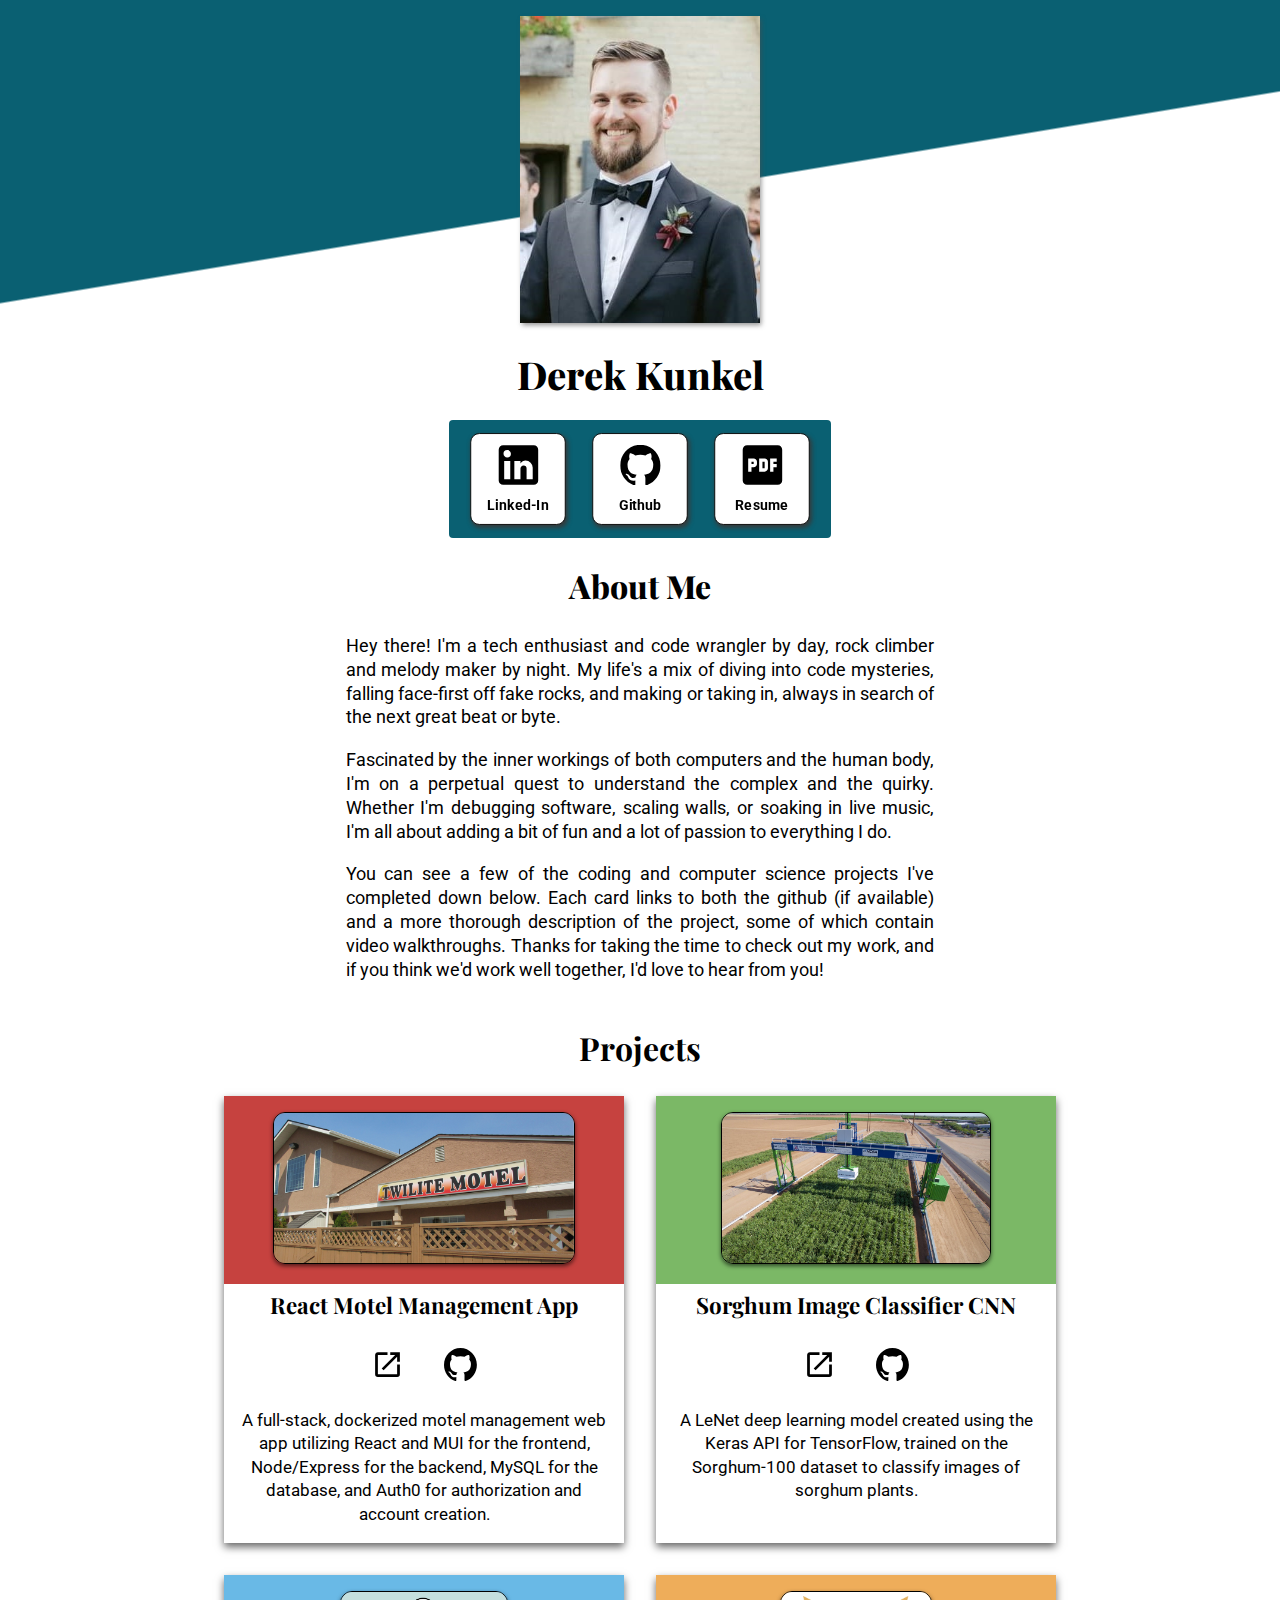
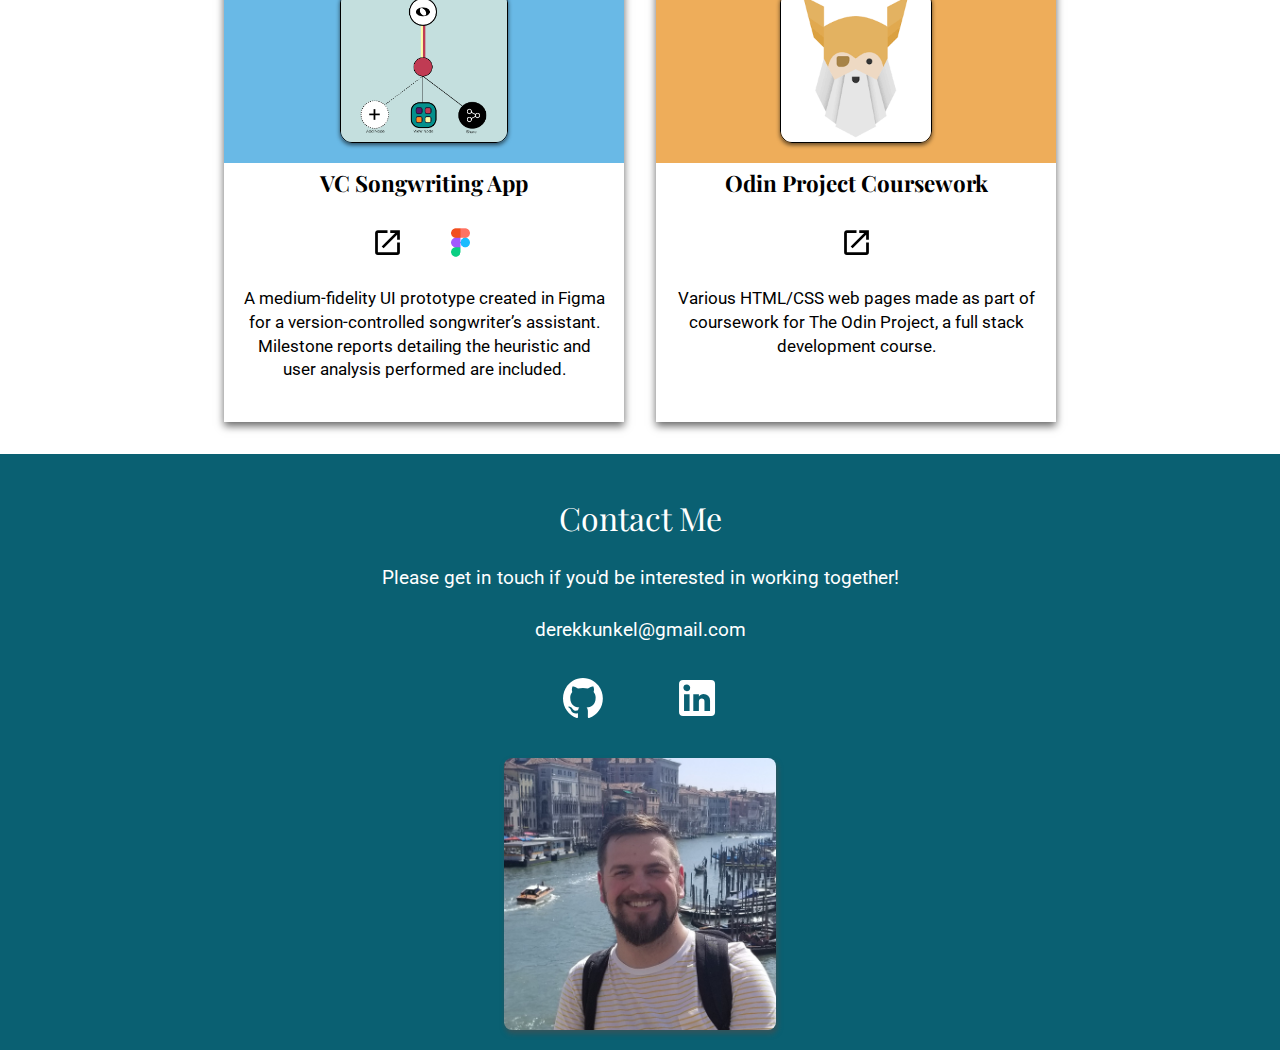
<file: index.html>
<!DOCTYPE html>
<html lang="en">

<head>
    <meta charset="UTF-8">
    <meta name="viewport" content="width=device-width, initial-scale=1.0">
    <title>Welcome to Derek Kunkel's Portfolio!</title>
    <link rel="stylesheet" href="styles.css">
</head>

<body>
    <header>
        <div class="header-container">
            <div class="headshot-background">
                <img id="head-shot-top" src="img/headshots/headshot.jpg" alt="A photo of Derek Kunkel, a handsome fellow with a wide grin and professional features. Very professional!">
            </div>
            <h1>Derek Kunkel</h1>
            <div class="header-links">
                <a href="https://www.linkedin.com/in/derek-kunkel"><img id="header-linked-in-icon" class="header-link-icons" src="img/icons/linkedin.svg" alt="Linked-In Link">Linked-In</a>
                <a href="https://github.com/derekkunkel"><img id="header-github-icon" class="header-link-icons" src="img/icons/github-mark-white.svg" alt="Github Link">Github</a>
                <a href="./Derek_Kunkel_Resume.pdf"><img id="header-resume-pdf-icon" class="header-link-icons" src="./img/icons/file-pdf-box.svg" alt="Resume PDF Link">Resume</a>
            </div>
        </div>
    </header>

    <section class="about-me">
        <div class="about-me-container">
            <h2>About Me</h2>
            <p>
                Hey there! I'm a tech enthusiast and code wrangler by day, rock climber and melody maker by night. My life's a mix of diving into code mysteries, falling face-first off fake rocks, and making or taking in, always in search of the next great beat or byte.
            </p>
            <p>
                Fascinated by the inner workings of both computers and the human body, I'm on a perpetual quest to understand the complex and the quirky. Whether I'm debugging software, scaling walls, or soaking in live music, I'm all about adding a bit of fun and a lot of passion to everything I do.
            </p>
            <P>
                You can see a few of the coding and computer science projects I've completed down below. Each card links to both the github (if available) and a more thorough description of the project, some of which contain video walkthroughs. Thanks for taking the time to check out my work, and if you think we'd work well together, I'd love to hear from you! 
            </P>
        </div>
    </section>

    <section class="projects">
        <h2 class="project-container-title">Projects</h2>
        <div class="project-card-container">
            <div id="react-motel-app-card" class="project-card">
                <a href="react_motel_app/react-motel-app.html">
                    <img class="project-screenshot" src="img//project-screenshots/TwiliteMotel.jpg" alt="React Motel Management App">
                </a>
                <div class="project-title">React Motel Management App</div>
                <div class="project-card-icons">
                    <a href="react_motel_app/react-motel-app.html" target="_blank" rel="noopener noreferrer"><img id="project-open-new-icon" class="project-icon" src="img/icons/open-in-new.svg" alt="Open Project"></a>
                    <a href="https://github.com/derekkunkel/react-motel-mgmt-app" target="_blank" rel="noopener noreferrer"><img id="project-github-icon" class="project-icon" src="img/icons/github-mark-white.svg" alt="Github Link"></a>
                </div>
                <p class="project-description">A full-stack, dockerized motel management web app utilizing React and MUI for the frontend, Node/Express for the backend, MySQL for the database, and Auth0 for authorization and account creation.</p>
            </div>
            <div id="sorghum-classifier-card" class="project-card">
                <a href="sorghum_image_classifier/sorghum-image-classifier.html">
                    <img class="project-screenshot" src="img//project-screenshots/TERRA-REF-Scanner.jpg" alt="Github Link">
                </a>
                <div class="project-title">Sorghum Image Classifier CNN</div>
                <div class="project-card-icons">
                    <a href="./sorghum_image_classifier/sorghum-image-classifier.html" target="_blank" rel="noopener noreferrer"><img id="project-open-new-icon" class="project-icon" src="img/icons/open-in-new.svg" alt="Open Project"></a>
                    <a href="https://github.com/derekkunkel/sorghum-image-classifier" target="_blank" rel="noopener noreferrer"><img id="project-github-icon" class="project-icon" src="img/icons/github-mark-white.svg" alt="Github Link"></a>
                </div>
                <p class="project-description">A LeNet deep learning model created using the Keras API for TensorFlow, trained on the Sorghum-100 dataset to classify images of sorghum plants.</p>
            </div>
            <div id="whole-node-card" class="project-card">
                <a href="whole_node/whole-node.html">
                    <img class="project-screenshot" src="img//project-screenshots/whole_node_4.png" alt="Github Link">
                </a>
                <div class="project-title">VC Songwriting App</div>
                <div class="project-card-icons">
                    <a href="./whole_node/whole-node.html" target="_blank" rel="noopener noreferrer"><img id="project-open-new-icon" class="project-icon" src="img/icons/open-in-new.svg" alt="Open Project"></a>
                    <!-- <a href="" target="_blank" rel="noopener noreferrer"><img id="project-github-icon" class="project-icon" src="img/icons/github-mark-white.svg" alt="Github Link"></a> -->
                    <a href="https://www.figma.com/file/7FxOkLBVkF0C1bJ53imxw9/Whole-Node?type=design&node-id=109%3A1592&mode=design&t=MBn5X7TNXwISpOAJ-1" target="_blank" rel="noopener noreferrer"><img id="project-figma-icon" src="img/icons/figma-small-icon.png" alt="Figma Link"></a>
                </div>
                <p class="project-description">A medium-fidelity UI prototype created in Figma for a version-controlled songwriter’s assistant. Milestone reports detailing the heuristic and user analysis performed are included.</p>
            </div>
            <div id="odin-project-card" class="project-card">
                <a href="odin_project/odin-project.html">
                    <img class="project-screenshot" src="img//project-screenshots/the_odin_project_2.png" alt="Github Link">
                </a>
                <div class="project-title">Odin Project Coursework</div>
                <div class="project-card-icons">
                    <a href="./odin_project/odin-project.html" target="_blank" rel="noopener noreferrer"><img id="project-open-new-icon" class="project-icon" src="img/icons/open-in-new.svg" alt="Open Project"></a>
                </div>
                <p class="project-description">Various HTML/CSS web pages made as part of coursework for The Odin Project, a full stack development course.</p>
            </div>
        </div>
    </section>

    <section id="contact-me">
        <div class="contact-container">
            <h2>Contact Me</h2>
            <p>
                Please get in touch if you'd be interested in working together!
            </p>
            <a id="email" href="mailto:derekkunkel@gmail.com">derekkunkel@gmail.com</a>
            <div class="bottom-links">
                <a href="https://github.com/derekkunkel"><img id="contact-github-icon" class="contact-link-icons" src="img/icons/github-mark-white.svg" alt="Github Link"></a>
                <a href="https://www.linkedin.com/in/derek-kunkel"><img id="contact-linked-in-icon" class="contact-link-icons" src="img/icons/linkedin.svg" alt="Linked-In Link"></a>
            </div>
            <img id="head-shot-bottom" src="img/headshots/headshot2.jpg">
        </div>
    </section>
</body>

</html>
</file>
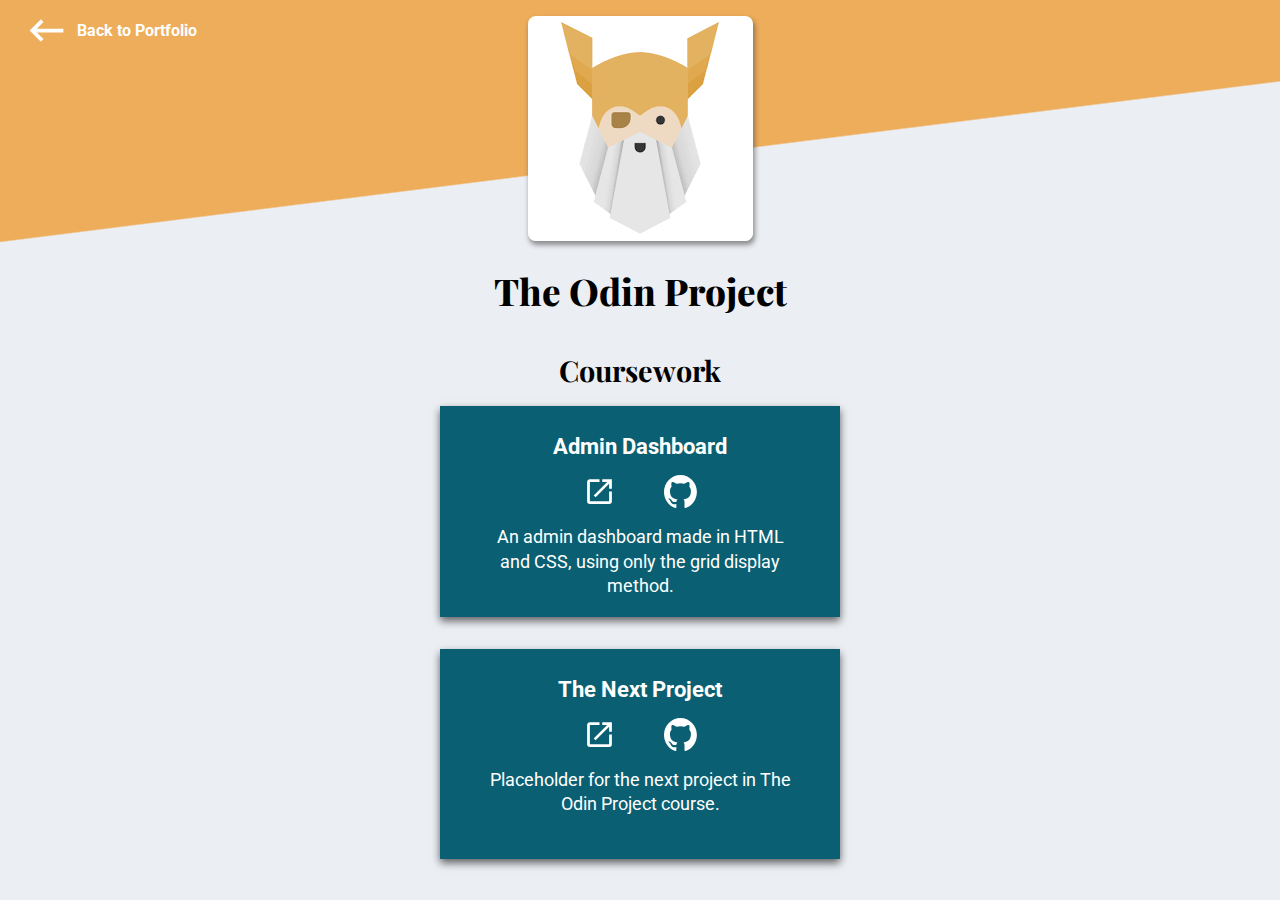
<file: odin_project/odin-project.html>
<!DOCTYPE html>
<html lang="en">

<head>
    <meta charset="UTF-8">
    <meta name="viewport" content="width=device-width, initial-scale=1.0">
    <title>Welcome to Derek Kunkel's Portfolio!</title>
    <link rel="stylesheet" href="styles.css">
</head>

<body>
    <header>
        <div class="header-container">
            <a class="back-link" href="../index.html"><img id="header-back-icon" src="../img/icons/keyboard-backspace.svg" alt="Return to Main Portfolio Page">Back to Portfolio</a>
            <div class="headshot-background">
                <img id="head-shot-top" src="../img/project-screenshots/the_odin_project_2.png" alt="Logo for The Odin Project">
            </div>
            <h1>The Odin Project</h1>
        </div>
    </header>

    <section class="projects">
        <h2 class="project-container-title">Coursework</h2>
        <div class="project-card-container">
            <div id="admin-dashboard-card" class="project-card">
                <a href="./odin_admin_dashboard/odin-admin-dashboard.html">
                    <div class="project-title">Admin Dashboard</div>
                </a>
                <div class="project-card-icons">
                    <a href="./odin_admin_dashboard/odin-admin-dashboard.html" target="_blank" rel="noopener noreferrer"><img id="project-open-new-icon" class="project-icon" src="../img/icons/open-in-new.svg" alt="Open Project"></a>
                    <a href="https://github.com/derekkunkel/odin-admin-dashboard" target="_blank" rel="noopener noreferrer"><img id="project-github-icon" class="project-icon" src="../img/icons/github-mark-white.svg" alt="Github Link"></a>
                </div>
                <p class="project-description">An admin dashboard made in HTML and CSS, using only the grid display method.</p>
            </div>
            <div id="next-project-card" class="project-card">
                <a href="">
                    <div class="project-title">The Next Project</div>
                </a>
                <div class="project-card-icons">
                    <a href="" target="_blank" rel="noopener noreferrer"><img id="project-open-new-icon" class="project-icon" src="../img/icons/open-in-new.svg" alt="Open Project"></a>
                    <a href="https://github.com/derekkunkel" target="_blank" rel="noopener noreferrer"><img id="project-github-icon" class="project-icon" src="../img/icons/github-mark-white.svg" alt="Github Link"></a>
                </div>
                <p class="project-description">Placeholder for the next project in The Odin Project course.</p>
            </div>
        </div>
    </section>
</body>

</html>
</file>
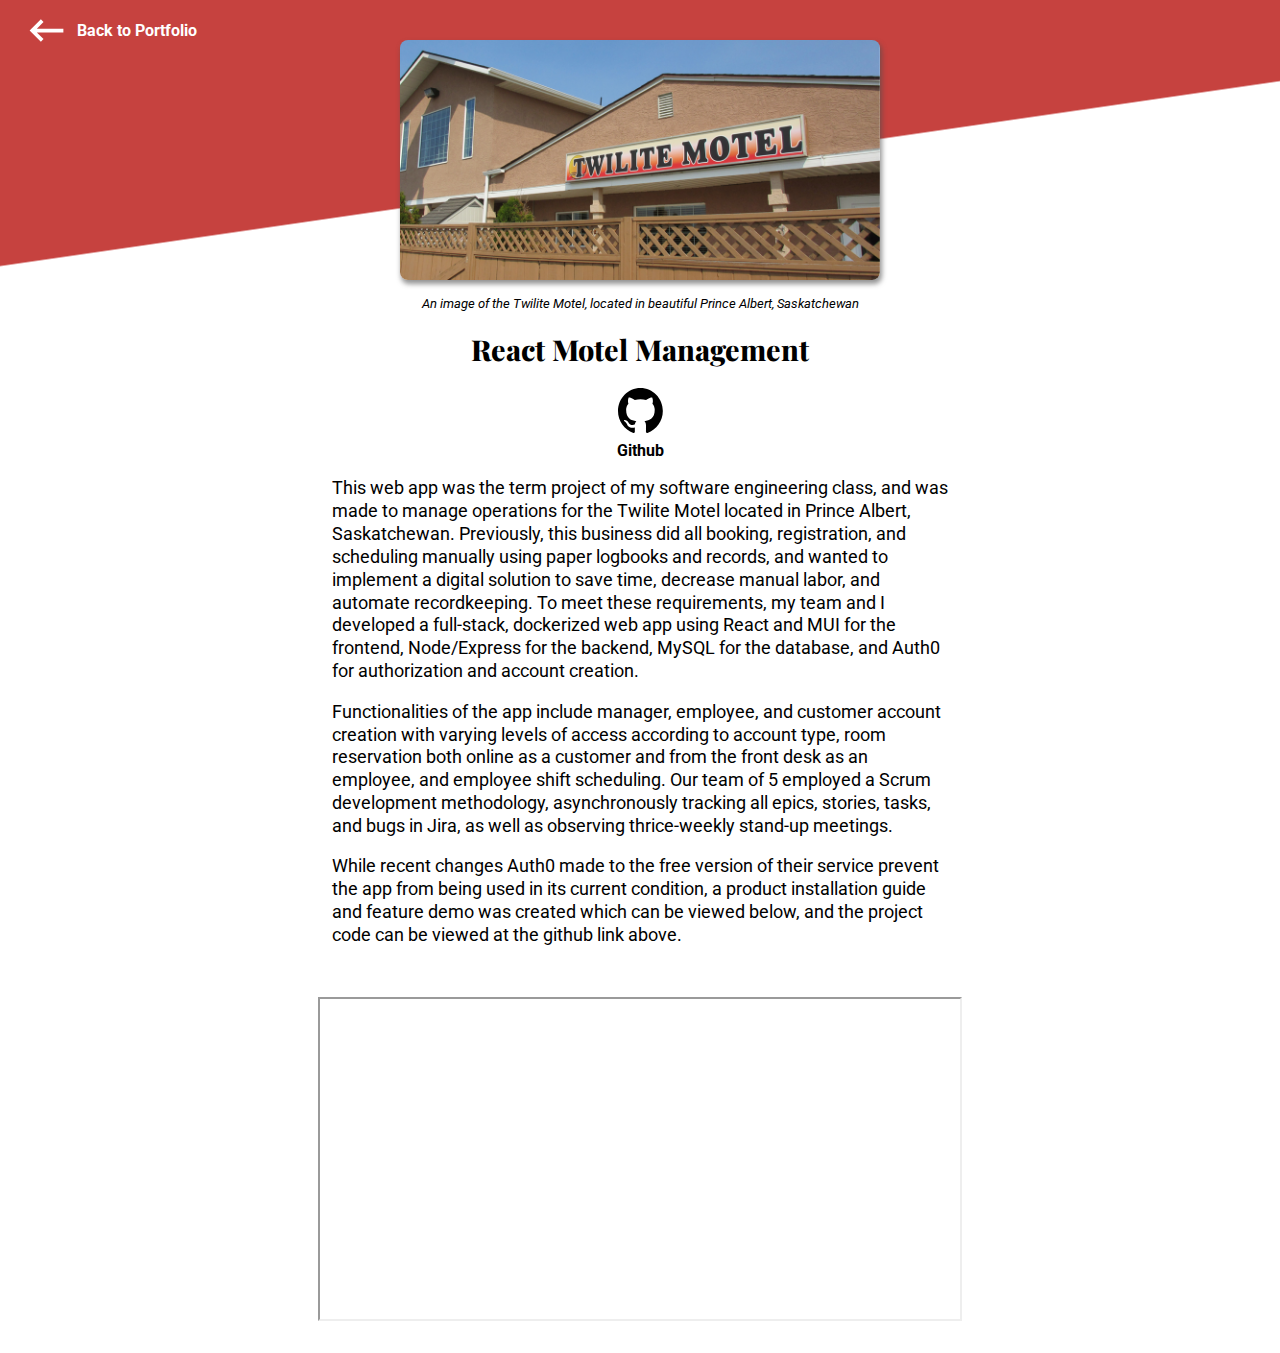
<file: react_motel_app/react-motel-app.html>
<!DOCTYPE html>
<html lang="en">

<head>
    <meta charset="UTF-8">
    <meta name="viewport" content="width=device-width, initial-scale=1.0">
    <title>React Motel Management Web App</title>
    <link rel="stylesheet" href="styles.css">
</head>

<body>
    <header>
        <div class="header-container">
            <a class="back-link" href="../index.html"><img id="header-back-icon" src="../img/icons/keyboard-backspace.svg" alt="Return to Main Portfolio Page">Back to Portfolio</a>
            <div class="screenshot-background">
               <img id="project-screenshot" src="../img/project-screenshots/TwiliteMotel.jpg" alt="A photo of Derek Kunkel, a kind and vivacious-looking individual with a mediocre haircut and great smile">
             </div>
             <span>An image of the Twilite Motel, located in beautiful Prince Albert, Saskatchewan</span>
            <h1>React Motel Management</h1>
            <div class="header-links">
                <a href="https://github.com/derekkunkel/react-motel-mgmt-app"><img id="header-github-icon" class="header-link-icons" src="../img/icons/github-mark-white.svg" alt="Github Link">Github</a>
            </div>
        </div>
    </header>

    <section class="project">
        <div class="project-description-container">
            <h2 class="project-title">Project Description</h2>
            <p>
                This web app was the term project of my software engineering class, and was made to manage operations for the Twilite Motel located in Prince Albert, Saskatchewan. Previously, this business did all booking, registration, and scheduling manually using paper logbooks and records, and wanted to implement a digital solution to save time, decrease manual labor, and automate recordkeeping.
                To meet these requirements, my team and I developed a full-stack, dockerized web app using React and MUI for the frontend, Node/Express for the backend, MySQL for the database, and Auth0 for authorization and account creation.
            </p>
            <p>
                Functionalities of the app include manager, employee, and customer account creation with varying levels of access according to account type, room reservation both online as a customer and from the front desk as an employee, and employee shift scheduling. Our team of 5 employed a Scrum development methodology, asynchronously tracking all epics, stories, tasks, and bugs in Jira, as well as observing thrice-weekly stand-up meetings.
            </p>
            <p>
                While recent changes Auth0 made to the free version of their service prevent the app from being used in its current condition, a product installation guide and feature demo was created which can be viewed below, and the project code can be viewed at the github link above.
            </p>
        </div>
        <div class="product-demonstration">
            <iframe src="https://drive.google.com/file/d/1RUY6ys1X44hkzCcMuN9sl_ajh_dff8l1/preview" width="640" height="480" allow="autoplay"></iframe>
        </div>
    </section>
</body>

</html>
</file>
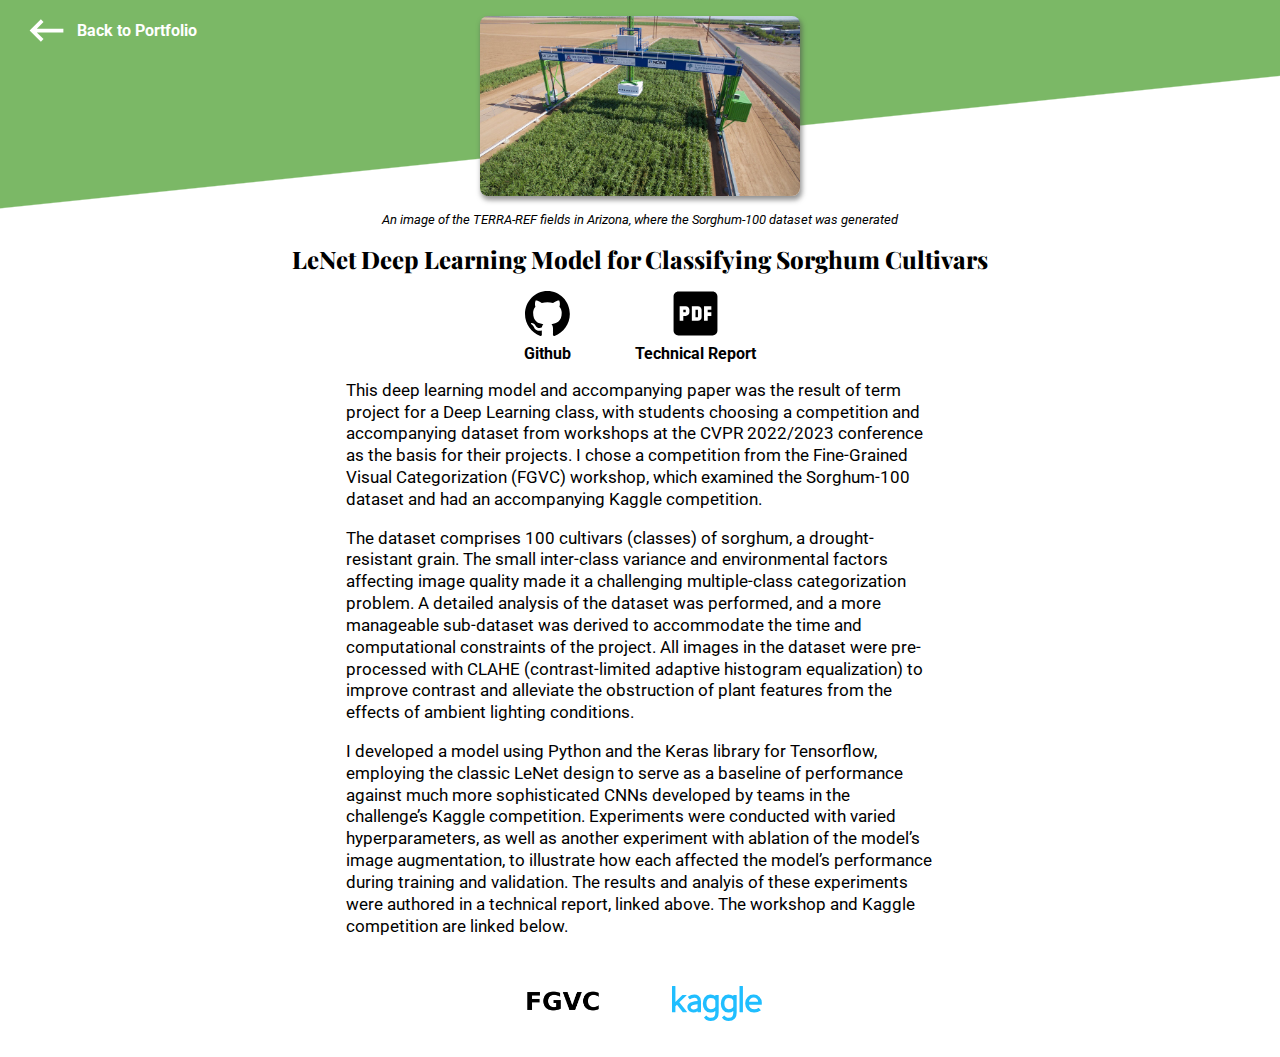
<file: sorghum_image_classifier/sorghum-image-classifier.html>
<!DOCTYPE html>
<html lang="en">

<head>
    <meta charset="UTF-8">
    <meta name="viewport" content="width=device-width, initial-scale=1.0">
    <title>Sorghum Cultivar Image Classifier</title>
    <link rel="stylesheet" href="styles.css">
</head>

<body>
    <header>
        <div class="header-container">
            <a class="back-link" href="../index.html"><img id="header-back-icon" src="../img/icons/keyboard-backspace.svg" alt="Return to Main Portfolio Page">Back to Portfolio</a>
            <div class="screenshot-background">
               <img id="project-screenshot" src="../img/project-screenshots/TERRA-REF-Scanner.jpg" alt="An image of the TERRA-REF fields in Arizona, with the mobile gantry and imaging platform used to generate the Sorghum-100 dataset">
             </div>
             <span>An image of the TERRA-REF fields in Arizona, where the Sorghum-100 dataset was generated</span>
            <h1>LeNet Deep Learning Model for Classifying Sorghum Cultivars</h1>
            <div class="header-links">
                <a href="https://github.com/derekkunkel/sorghum-image-classifier"><img id="header-github-icon" class="header-link-icons" src="../img/icons/github-mark-white.svg" alt="Github Link">Github</a>
                <a href="./CMPT_489_Final_Exam.pdf"><img id="header-pdf-icon" class="header-link-icons" src="../img/icons/file-pdf-box.svg" alt="PDF Link">Technical Report</a>
            </div>
        </div>
    </header>

    <section class="project">
        <div class="project-description-container">
            <p>
                This deep learning model and accompanying paper was the result of term project for a Deep Learning class, with students choosing a competition and accompanying dataset from workshops at the CVPR 2022/2023 conference as the basis for their projects. I chose a competition from the Fine-Grained Visual Categorization (FGVC) workshop, which examined the Sorghum-100 dataset and had an accompanying Kaggle competition.
            </p>
            <p>
                The dataset comprises 100 cultivars (classes) of sorghum, a drought-resistant grain. The small inter-class variance and environmental factors affecting image quality made it a challenging multiple-class categorization problem. A detailed analysis of the dataset was performed, and a more manageable sub-dataset was derived to accommodate the time and computational constraints of the project. All images in the dataset were pre-processed with CLAHE (contrast-limited adaptive histogram equalization) to improve contrast and alleviate the obstruction of plant features from the effects of ambient lighting conditions.
            </p>
            <p>
                I developed a model using Python and the Keras library for Tensorflow, employing the classic LeNet design to serve as a baseline of performance against much more sophisticated CNNs developed by teams in the challenge’s Kaggle competition. Experiments were conducted with varied hyperparameters, as well as another experiment with ablation of the model’s image augmentation, to illustrate how each affected the model’s performance during training and validation. The results and analyis of these experiments were authored in a technical report, linked above. The workshop and Kaggle competition are linked below.
            </p>
        </div>
        <div class="links">
            <a href="https://sites.google.com/view/fgvc9/home" target="_blank" rel="noopener noreferrer"><img id="fgvc-icon" class="project-icon" src="../img/icons/FGVC.png" alt="FGVC Workshop Link"></a>
            <a href="https://www.kaggle.com/c/sorghum-id-fgvc-9/" target="_blank" rel="noopener noreferrer"><img id="kaggle-icon" class="project-icon" src="../img/icons/kaggle.svg" alt="Kaggle Competition Link"></a>
        </div>
    </section>
</body>

</html>
</file>
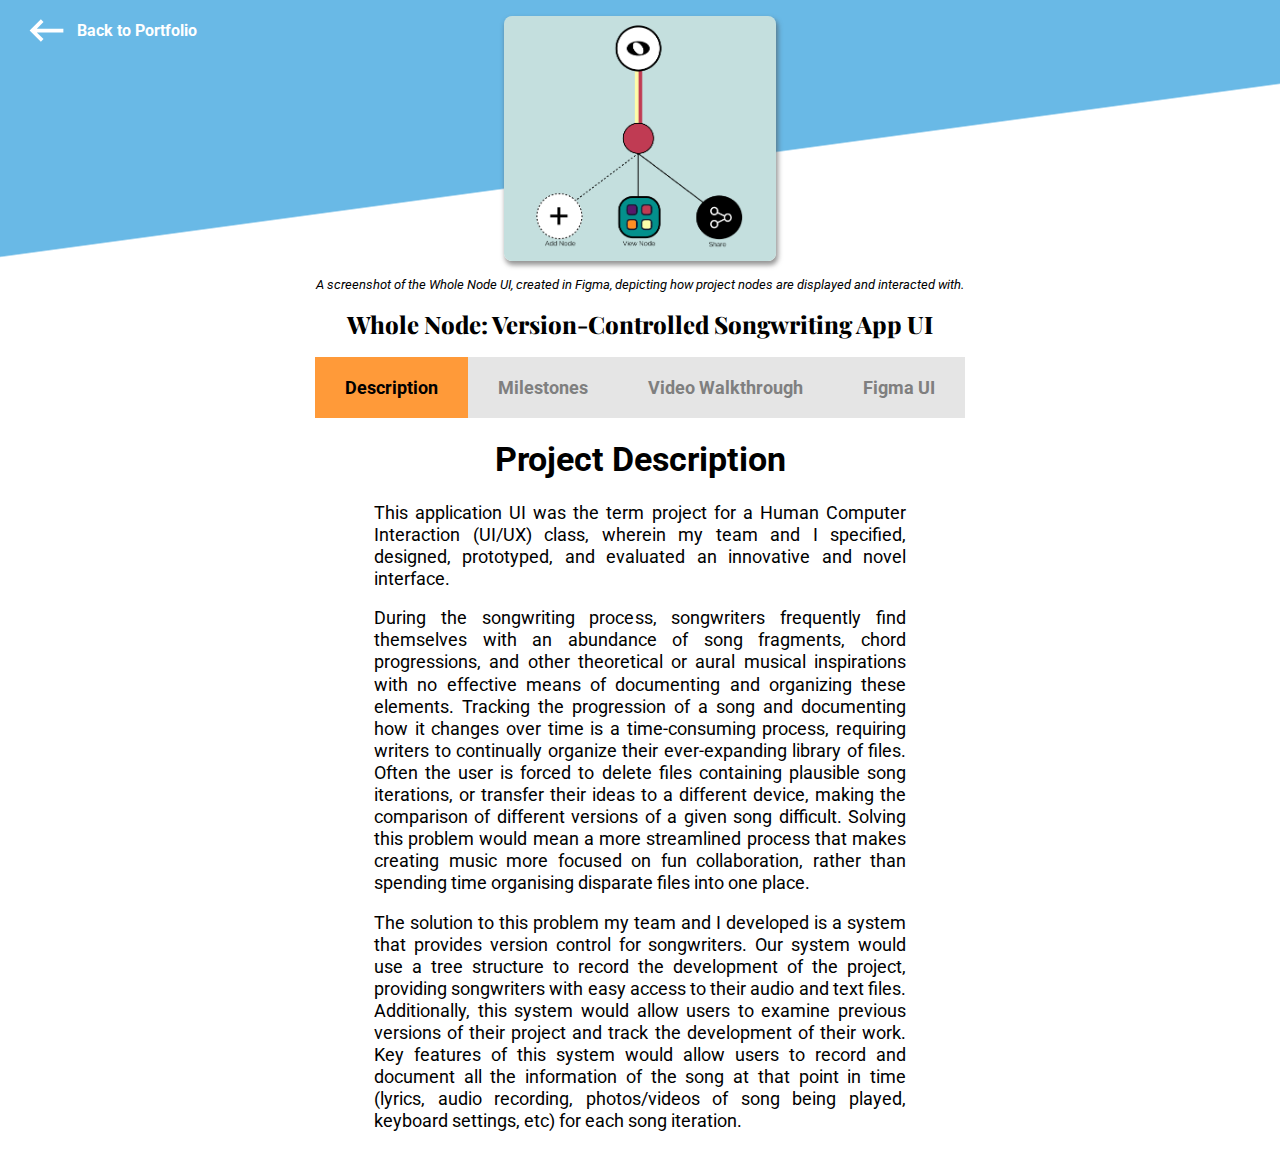
<file: whole_node/whole-node.html>
<!DOCTYPE html>
<html lang="en">

<head>
    <meta charset="UTF-8">
    <meta name="viewport" content="width=device-width, initial-scale=1.0">
    <title>Whole Node: Version Controlled Songwriting App UI</title>
    <link rel="stylesheet" href="styles.css">
</head>

<body>
    <header>
        <div class="header-container">
            <a class="back-link" href="../index.html"><img id="header-back-icon" src="../img/icons/keyboard-backspace.svg" alt="Return to Main Portfolio Page">Back to Portfolio</a>
            <div class="screenshot-background">
               <img id="project-screenshot" src="../img/project-screenshots/whole_node_4.png" alt="An image of the TERRA-REF fields in Arizona, with the mobile gantry and imaging platform used to generate the Sorghum-100 dataset">
             </div>
             <span>A screenshot of the Whole Node UI, created in Figma, depicting how project nodes are displayed and interacted with.</span>
            <h1>Whole Node: Version-Controlled Songwriting App UI</h1>
        </div>
    </header>

    <section class="tabs">
        <input name="tabs" type="radio" id="tab-1" checked="checked" class="input" />
        <label for="tab-1" class="label">Description</label>
        <div id="description-panel" class="panel">
            <h1>Project Description</h1>
            <p>
                This application UI was the term project for a Human Computer Interaction (UI/UX) class, wherein my team and I specified, designed, prototyped, and evaluated an innovative and novel interface.
            </p>
            <p>
                During the songwriting process, songwriters frequently find themselves with an abundance of song fragments, chord progressions, and other theoretical or aural musical inspirations with no effective means of documenting and organizing these elements.
                Tracking the progression of a song and documenting how it changes over time is a time-consuming process, requiring writers to continually organize their ever-expanding library of files.
                Often the user is forced to delete files containing plausible song iterations, or transfer their ideas to a different device, making the comparison of different versions of a given song difficult.
                Solving this problem would mean a more streamlined process that makes creating music more focused on fun collaboration, rather than spending time organising disparate files into one place.
            </p>
            <p>
                The solution to this problem my team and I developed is a system that provides version control for songwriters. Our system would use a tree structure to record the development of the project, providing songwriters with easy access to their audio and text files.
                Additionally, this system would allow users to examine previous versions of their project and track the development of their work.
                Key features of this system would allow users to record and document all the information of the song at that point in time (lyrics, audio recording, photos/videos of song being played, keyboard settings, etc) for each song iteration.
            </p>
        </div>

        <input name="tabs" type="radio" id="tab-2" class="input" />
        <label for="tab-2" class="label">Milestones</label>
        <div id="milestone-panel" class="panel">
            <h1>Project Milestones</h1>
            <div class="header-links">
                <a id="milestone2-link" href="./milestones/Milestone2.pdf"><img class="header-pdf-icon" src="../img/icons/file-pdf-box.svg" alt="PDF Link">Milestone 2</a>
                <a id="milestone3-link" href="./milestones/Milestone3.pdf"><img class="header-pdf-icon" src="../img/icons/file-pdf-box.svg" alt="PDF Link">Milestone 3</a>
                <a id="milestone4-link" href="./milestones/Milestone4.pdf"><img class="header-pdf-icon" src="../img/icons/file-pdf-box.svg" alt="PDF Link">Milestone 4</a>
            </div>
            <div class="milestone-text">
                <br>
                <p id="milestone-pdf-note">
                    Each milestone was documented in a report, available in the pdf files linked above.
                </p>
                <h3 id="milestone-1-title" class="milestone-title">Milestone 1: Application Proposals</h3>
                <p>
                    Milestone 1, not included in this portfolio, was a set of proposals for applications to create and test novel interfaces for. Of these, Whole Node was the most popular and original idea.
                </p>
                <h3 id="milestone-2-title" class="milestone-title">Milestone 2: Low-Fidelity Prototype and Evaluation Without Users</h3>
                    <p>
                        We developed a paper prototype of a Whole Node, mobile application that provides various features to assist songwriters during their songwriting, including: 
                    </p>
                    <ul>
                        <li>
                            Logging in and account creation
                        </li>
                        <li>
                            Creating text/audio/image/sheet music files (artifacts)
                        </li>
                        <li>
                            Organizing these artifacts into projects
                        </li>
                        <li>
                            Sharing projects with other collaborators
                        </li>
                        <li>
                            Tracking changes in projects and artifacts over time
                        </li>
                    </ul>
                    <p>
                        We then performed a usability inspection using the heuristic evaluation method, assigned severity ratings to the issues observed, and proposed changes to the prototype based on these issues.
                    </p>
                    <p>
                        The low-fidelity paper prototype and table of heuristic evaluations/proposals can be observed in the report pdf.
                    </p>
                <h3 id="milestone-3-title" class="milestone-title">Milestone 3: Medium-Fidelity Prototype and Demonstration</h3>
                    <p>
                        Using Figma, we designed a vertical slice medium-fidelity prototype of the Whole Node UI that implemented the improvements proposed from the usability inspection. The goals of the prototype were to:
                    </p>
                    <ul>
                        <li>
                            Determine if the user has the flexibility required to deposit a creative element into a project without being bogged down by navigation.
                        </li>
                        <li>
                            Determine if versioning and consolidation of creative elements is useful to songwriters.
                        </li>
                        <li>
                            Determine if users prefer one UI representation of a version control tree over another.
                        </li>
                    </ul>
                    <p>
                        The medium-fidelity prototype can be observed under the "Figma Page" tab above, with a feature showcase available in the "Video Walkthrough" tab.
                    </p>
                <h3 id="milestone-4-title" class="milestone-title">Milestone 4: Evaluation with User Testing and Recommendations</h3>
                    <p>
                        We followed a multi-pronged approach for user evaluation; combining multiple questionnaires to gather quantitative data regarding user experience with a follow-up interview for the collection of qualitative information.
                    </p>
                    <p>
                        The questionnaires given to users gathered data on their ability to complete tasks, their satisfaction levels, their aesthetic design preferences, and their demographic information.
                        These followed an “A-B” pattern, wherein a user was given one-of-two interfaces, completed several tasks with it, and answered a questionnaire on their experience using that interface.
                    </p>
                    <p>
                        The user was then given a second, slightly different interface, completed the same task, and answered an additional questionnaire.
                        These were used to find a favoured implementation. Both questionnaires left a blank section for users to input qualitative insights.
                    </p>
                    <p>
                        The follow-up interviews contained a series of open and close-ended questions, providing the user with an opportunity to provide dynamic feedback and verbalise their experiences using the app beyond the two tasks given.
                        These interviews were recorded and transcribed to provide additional feedback. The interview questions were weighted towards open-ended, subjective inquiries to gather user insights.
                    </p>
            </div>
        </div>

        <input name="tabs" type="radio" id="tab-3" class="input" />
        <label for="tab-3" class="label">Video Walkthrough</label>
        <div id="walkthrough-panel" class="panel">
            <h1>Medium-Fidelity Prototype Walkthrough</h1>
            <iframe width="560" height="315" src="https://www.youtube.com/embed/3UWPEMAf-Rw?si=o7Y8q1ZXoZ0h4NYr" title="YouTube video player" frameborder="0" allow="accelerometer; autoplay; clipboard-write; encrypted-media; gyroscope; picture-in-picture; web-share" allowfullscreen></iframe>
        </div>

        <input name="tabs" type="radio" id="tab-4" class="input" />
        <label for="tab-4" class="label">Figma UI</label>
        <div id="figma-panel" class="panel">
            <h1>Medium-Fidelity Prototype in Figma</h1>
            <a href="https://www.figma.com/file/7FxOkLBVkF0C1bJ53imxw9/Whole-Node?type=design&node-id=109%3A1592&mode=design&t=MBn5X7TNXwISpOAJ-1" target="_blank" rel="noopener noreferrer"><img id="figma-icon" src="../img/icons/figma-small-icon.png" alt="Figma Link"></a>
            <p>Below is an iframe showing the layout of the Whole Node UI in Figma, while the Figma icon above links to the Figma page where prototypes can be viewed. </p>
            <iframe style="border: 1px solid rgba(0, 0, 0, 0.1);" width="800" height="450" src="https://www.figma.com/embed?embed_host=share&url=https%3A%2F%2Fwww.figma.com%2Ffile%2F7FxOkLBVkF0C1bJ53imxw9%2FWhole-Node%3Ftype%3Ddesign%26node-id%3D109%253A1592%26mode%3Ddesign%26t%3DMBn5X7TNXwISpOAJ-1" allowfullscreen></iframe>
        </div>
    </section>
</body>
</html>
</file>
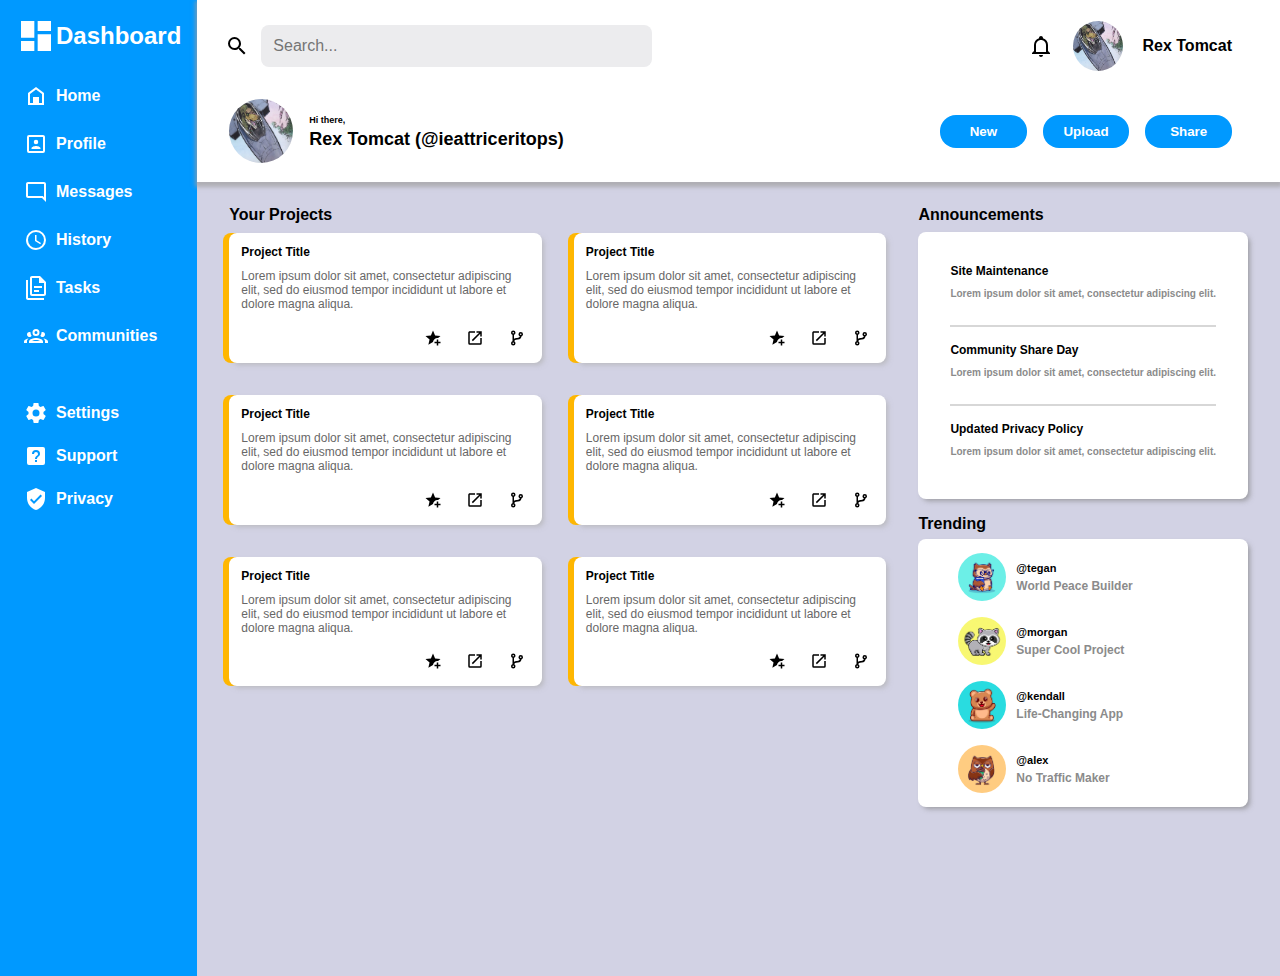
<file: odin_project/odin_admin_dashboard/odin-admin-dashboard.html>
<!DOCTYPE html>
<html lang="en">
<head>
    <meta charset="UTF-8">
    <meta name="viewport" content="width=device-width, initial-scale=1.0">
    <title>Odin Admin Dashboard</title>
    <link rel="stylesheet" href="styles.css">
</head>

<body>
    <div class="container">
        <header>
            <div class="searchbar" alt="Search Icon">
                <img class="search-icon" src="icons\magnify.svg">
                <input class="searchbar-input" type="text" placeholder="Search...">
            </div>

            <div class="user-profile">
                <img src="icons/bell-outline.svg" alt="Notification Icon" class="notification-icon">
                <img src="icons/profile-icon.jpg" alt="User Profile Icon" class="user-profile-icon">
                <span class="user-select">Rex Tomcat</span>
            </div>

            <div class="user-display">
                <img src="icons/profile-icon.jpg" alt="User Icon Display" class="user-icon-display">
                <div class="user-display-text">
                    <span class="user-display-greeting">Hi there,</span>
                    <span class="user-name-display">Rex Tomcat (@ieattriceritops)</span>
                </div>
            </div>
            <div class="project-buttons">
                <button class="project-button">New</button>
                <button class="project-button">Upload</button>
                <button class="project-button">Share</button>
            </div>
        </header>
    
        <div class="sidebar">
            <div class="logo">
                <img src="icons/sidebar-icons/view-dashboard.svg" alt="Dashboard Logo" class="dashboard-logo">
                <span>Dashboard</span>
            </div>
            <ul class="nav-list">
                <li><img src="icons/sidebar-icons/home-variant-outline.svg" alt="Home Icon" class="sidebar-icon">Home</li>
                <li><img src="icons/sidebar-icons/account-box-outline.svg" alt="Profile Icon" class="sidebar-icon">Profile</li>
                <li><img src="icons/sidebar-icons/message-reply-outline.svg" alt="Messages Icon" class="sidebar-icon">Messages</li>
                <li><img src="icons/sidebar-icons/clock-outline.svg" alt="History Icon" class="sidebar-icon">History</li>
                <li><img src="icons/sidebar-icons/file-document-multiple-outline.svg" alt="Tasks Icon" class="sidebar-icon">Tasks</li>
                <li><img src="icons/sidebar-icons/account-group-outline.svg" alt="Communities Icon" class="sidebar-icon">Communities</li>
            </ul>

            <ul class="user-options-list">
                <li><img src="icons/sidebar-icons/cog.svg" alt="Settings" class="sidebar-icon">Settings</li>
                <li><img src="icons/sidebar-icons/help-box.svg" alt="Support" class="sidebar-icon">Support</li>
                <li><img src="icons/sidebar-icons/shield-check.svg" alt="Privacy" class="sidebar-icon">Privacy</li>
            </ul>
        </div>
        
        <div class="main-ui-container">
            <div class="projects">
                <div class="project-container-title">Your Projects</div>
                <div class="project-card-container">
                    <div class="project-card">
                    <div class="project-title">Project Title</div>
                        <p class="project-description">Lorem ipsum dolor sit amet, consectetur adipiscing elit, sed do eiusmod tempor incididunt ut labore et dolore magna aliqua.</p>
                        <div class="project-card-icons">
                            <img src="icons/star-plus.svg" alt="Add Project to Favorites">
                            <img src="icons/open-in-new.svg" alt="Open Project">
                            <img src="icons/source-branch.svg" alt="Branch Project">
                        </div>
                    </div>
                    <div class="project-card">
                        <div class="project-title">Project Title</div>
                        <p class="project-description">Lorem ipsum dolor sit amet, consectetur adipiscing elit, sed do eiusmod tempor incididunt ut labore et dolore magna aliqua.</p>
                        <div class="project-card-icons">
                            <img src="icons/star-plus.svg" alt="Add Project to Favorites">
                            <img src="icons/open-in-new.svg" alt="Open Project">
                            <img src="icons/source-branch.svg" alt="Branch Project">
                        </div>
                    </div>
                    <div class="project-card">
                        <div class="project-title">Project Title</div>
                        <p class="project-description">Lorem ipsum dolor sit amet, consectetur adipiscing elit, sed do eiusmod tempor incididunt ut labore et dolore magna aliqua.</p>
                        <div class="project-card-icons">
                            <img src="icons/star-plus.svg" alt="Add Project to Favorites">
                            <img src="icons/open-in-new.svg" alt="Open Project">
                            <img src="icons/source-branch.svg" alt="Branch Project">
                        </div>
                    </div>
                    <div class="project-card">
                        <div class="project-title">Project Title</div>
                        <p class="project-description">Lorem ipsum dolor sit amet, consectetur adipiscing elit, sed do eiusmod tempor incididunt ut labore et dolore magna aliqua.</p>
                        <div class="project-card-icons">
                            <img src="icons/star-plus.svg" alt="Add Project to Favorites">
                            <img src="icons/open-in-new.svg" alt="Open Project">
                            <img src="icons/source-branch.svg" alt="Branch Project">
                        </div>
                    </div>
                    <div class="project-card">
                        <div class="project-title">Project Title</div>
                        <p class="project-description">Lorem ipsum dolor sit amet, consectetur adipiscing elit, sed do eiusmod tempor incididunt ut labore et dolore magna aliqua.</p>
                        <div class="project-card-icons">
                            <img src="icons/star-plus.svg" alt="Add Project to Favorites">
                            <img src="icons/open-in-new.svg" alt="Open Project">
                            <img src="icons/source-branch.svg" alt="Branch Project">
                        </div>
                    </div>
                    <div class="project-card">
                        <div class="project-title">Project Title</div>
                        <p class="project-description">Lorem ipsum dolor sit amet, consectetur adipiscing elit, sed do eiusmod tempor incididunt ut labore et dolore magna aliqua.</p>
                        <div class="project-card-icons">
                            <img src="icons/star-plus.svg" alt="Add Project to Favorites">
                            <img src="icons/open-in-new.svg" alt="Open Project">
                            <img src="icons/source-branch.svg" alt="Branch Project">
                        </div>
                    </div>
                </div>
            </div>
    
            <div class="announcement-trending-container">
                <div class="announcements">
                    <span class="announcements-container-title">Announcements</span>
                    <div class="announcements-container">
                        <div class="announcement-card-card">
                            <div class="announcement-card-title">Site Maintenance</div>
                            <p class="announcement-description">Lorem ipsum dolor sit amet, consectetur adipiscing elit.</p>
                        </div>
                        <div class="announcement-card-divider"></div>
                        <div class="announcement-card">
                            <div class="announcement-card-title">Community Share Day</div>
                            <p class="announcement-description">Lorem ipsum dolor sit amet, consectetur adipiscing elit.</p>
                        </div>
                        <div class="announcement-card-divider"></div>
                        <div class="announcement-card">
                            <div class="announcement-card-title">Updated Privacy Policy</div>
                            <p class="announcement-description">Lorem ipsum dolor sit amet, consectetur adipiscing elit.</p>
                        </div>
                    </div>
                </div>
                
                <div class="trending">
                    <span class="trending-title">Trending</span>
                    <div class="trending-container">
                        <ul class="trending-user-list">
                            <li>
                                <img src="icons/trending/cute-owl-with-book.jpg" alt="Tegan" class="trending-user-icon">
                                <div>
                                    <span class="trending-user-name">@tegan</span>
                                    <span class="trending-user-description">World Peace Builder</span>
                                </div>
                            </li>
                            <li>
                                <img src="icons/trending/cute-raccoon-cartoon.jpg" alt="Morgan" class="trending-user-icon">
                                <div>
                                    <span class="trending-user-name">@morgan</span>
                                    <span class="trending-user-description">Super Cool Project</span>
                                </div>
                            </li>
                            <li>
                                <img src="icons/trending/cute-teddy-bear-waving-hand.jpg" alt="Kendall" class="trending-user-icon">
                                <div>
                                    <span class="trending-user-name">@kendall</span>
                                    <span class="trending-user-description">Life-Changing App</span>
                                </div>
                            </li>
                            <li>
                                <img src="icons/trending/cute-owl-holding-coffee.jpg" alt="Alex" class="trending-user-icon">
                                <div>
                                    <span class="trending-user-name">@alex</span>
                                    <span class="trending-user-description">No Traffic Maker</span>
                                </div>
                            </li>
                        </ul>
                    </div>
                </div>
            </div>
    </div>
</body>

</html>
</file>
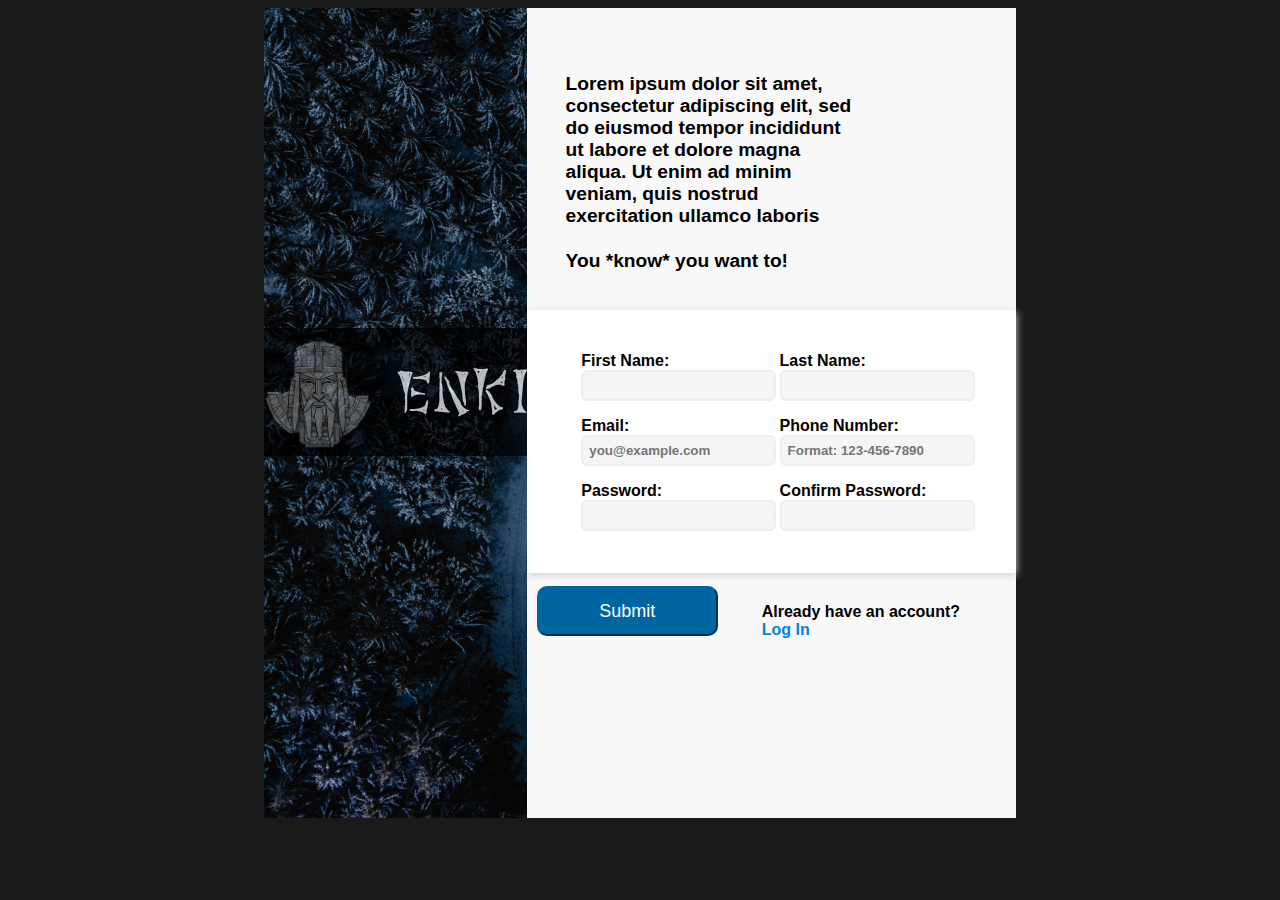
<file: odin_project/odin_sign_up_form/odin-sign-up-form.html>
<!DOCTYPE html>
<html lang="en">

<head>
    <meta charset="UTF-8">
    <meta name="viewport" content="width=device-width, initial-scale=1.0">
    <title>Odin Sign-Up Form</title>
    <link rel="stylesheet" type="text/css" href="styles.css">
</head>

<body>

    <div class="splash-container">
        <div class="card-container">
            <img class="card-image" src="backgrounds\background1.avif">
            <div class="card-body">
                <img class="logo" src="enki-icon.png">
                <span class="logo-text">ENKI</span>
            </div>
        </div>
    </div>

    <div class="form-container">
        
        <div class="form-container-top">
            <span class="welcome-text">Lorem ipsum dolor sit amet, consectetur adipiscing elit, sed do eiusmod tempor
                incididunt ut labore et dolore magna aliqua. Ut enim ad minim veniam, quis nostrud
                exercitation ullamco laboris</span>
            <span class="welcome-text">You *know* you want to!</span>
        </div>
            
        <div class="form-container-mid">
            <form action="" method="post">
                <div class="form-div">
                    <label for="first_name">First Name:</label>
                    <input type="text" name="first_name" id="first_name">
                </div>
                
                <div class="form-div">
                    <label for="last_name">Last Name:</label>
                    <input type="text" name="last_name" id="last_name">
                </div>

                <div class="form-div">
                    <label for="user_email">Email:</label>
                    <input type="email" name="email" id="user_email" placeholder="you@example.com">
                </div>

                <div class="form-div">
                    <label for="phone_number">Phone Number:</label>
                    <input type="tel" name="phone" id="phone_number"
                    pattern="[0-9]{3}-[0-9]{3}-[0-9]{4}" placeholder="Format: 123-456-7890"
                    required>
                </div>
                
                <div class="form-div">
                    <label for="user_password">Password:</label>
                    <input type="password" name="password" id="user_password">
                </div>

                <div class="form-div">
                    <label for="confirmed_user_password">Confirm Password:</label>
                    <input type="password" name="confirmed_password" id="confirmed_user_password">
                </div> 
            </form>
        </div>

        <div class="form-container-bottom">
            <button class="submit-form-button" type="submit">Submit</button>
            <div class="form-button-text">
                <span>Already have an account?</span> <a class="log-in-text" href="google.com">Log In</a>
            </div>
        </div>

    </div>
</body>

</html>
</file>
<file: styles.css>
@import url('https://fonts.googleapis.com/css?family=Roboto');
@import url('https://fonts.googleapis.com/css?family=Playfair+Display');

* {
    list-style-type: none;
    text-decoration: none;
    font-family: 'Roboto', 'Playfair Display', sans-serif;
}

/* *, ::before, ::after {
    outline:1px solid red;
  } */

body {
    display: flex;
    flex-direction: column;
    margin: 0;
    /* background-color: #74a892; */
}

header {
    display: flex;
}

.header-container {
    display: flex;
    flex-direction: column;
    flex: 1;
}

.headshot-background {
    display: flex;
    justify-content: center;
    padding: 1em;
    background: 
    linear-gradient(#0A6072,#0A6072) top/100% calc(25%),
    linear-gradient(to top left,transparent 50%,#0A6072 50.4%) 0 50px/120% 75%;
    background-repeat: no-repeat;
}

#head-shot-top {
    max-width: 70%;
    box-shadow: 0.1em 0.2em 0.3em rgba(77, 77, 77, 0.6);
    /* border-radius: 8px; */
}

.header-container h1 {
    margin: 0.25em 0 0.5em;
    display: flex;
    justify-content: center;
    font-family: 'Playfair Display';
    font-size: 2.4em;
    font-weight: 800;
}

.header-links {
    display: flex;
    justify-content: center;
    gap: 1em;
    background-color: #0A6072;
    /* border: solid black 2px; */
    /* box-shadow: 0.1em 0.2em 0.3em rgba(77, 77, 77, 0.6); */
    border-radius: 4px;
    padding: 0.5em 0;
}

.header-links a {
    display: flex;
    flex-direction: column;
    align-items: center;
    
    width: 5em;
    padding: 0.75em;
    gap: 0.75em;
    border: solid black 1px;
    border-radius: 10px;
    box-shadow: 0.1em 0.2em 0.3em rgba(56, 56, 56, 0.913);

    font-weight: bold;
    color: black;
    background-color: white;
    transform: scale(0.9);
}

.header-links a:hover {
    background-color: #FF9A39;
    transition: 0.08s, 0.08s;
}

.header-link-icons {
    height: 45px;
    width: 45px;
    max-height: 80px;
    max-width: 80px;
}

#header-linked-in-icon {
    transform: scale(1.3);
}

#header-github-icon {
    filter: invert();
}

#header-resume-pdf-icon {
    transform: scale(1.3);
}

.about-me {
    justify-content: center;
    text-align: center;
    margin-left: auto;
    margin-right: auto;
}

.about-me-container h2 {
    font-family: 'Playfair Display';
    font-size: 2em;
    font-weight: 800;
}

.about-me-container p {
    text-align: justify;
    font-size: 1em;
    line-height: 1.3em;
}

.projects {
    display: flex;
    flex-direction: column;
    margin-left: auto;
    margin-right: auto;
    text-align: center;
    background-color: white;
    max-width: 80%;
    padding-bottom: 2em;
}

.project-container-title {
    font-size: 1.7em;
    font-family: 'Playfair Display';
    font-weight: bold;
}

.project-card-container {
    display: flex;
    justify-content: center;
    align-items: end;
    flex-direction: column;
    justify-content: center;
    gap: 2em;
}

.project-card {
    display: flex;
    flex-direction: column;
    box-shadow: 0px 4px 8px rgba(0, 0, 0, 0.6);
    max-width: 25em;
}

#react-motel-app-card{
    background-color: #c6423f;
}

#sorghum-classifier-card{
    background-color: #7bb866;
}

#whole-node-card{
    background-color: #69b9e6;
}

#odin-project-card{
    background-color: #eead5a;
}

.project-card a {
    padding: 1em 0em;
}

.project-screenshot {
    height: 150px;
    width: auto;
    border: black solid 1px;
    border-radius: 12px;
    box-shadow: 0px 2px 4px rgba(0, 0, 0, 0.6);

}

.project-title {
    font-style: 'Playfair Display';
    font-size: 1.3rem;
    font-weight: 400;
    font-weight: bold;
    text-decoration: none;
    color: black;
    background-color: white;
    padding-top: 0.5em;
}

.project-card-icons {
    display: flex;
    flex-direction: row;
    justify-content: center;
    margin: 0;
    gap: 1em;
    background-color: white;
}

.project-card-icons img{
    display: flex;
    height: 33px;
    width: 33px;
    padding: 0.75em;
}

#project-figma-icon {
    transform: scale(1.1);
}

#project-github-icon:hover {
    filter: brightness(0%) saturate(0%) invert(72%) sepia(30%) saturate(2515%) hue-rotate(332deg) brightness(102%) contrast(102%);
    transition: 0.1s, 0.1s;
}

#project-github-icon {
    filter: invert();
}

#project-open-new-icon:hover {
    filter: brightness(0%) saturate(0%) invert(72%) sepia(30%) saturate(2515%) hue-rotate(332deg) brightness(102%) contrast(102%);
    transition: 0.1s, 0.1s;
}

#project-figma-icon:hover {
    filter: brightness(0%) saturate(0%) invert(72%) sepia(30%) saturate(2515%) hue-rotate(332deg) brightness(102%) contrast(102%);
    transition: 0.1s, 0.1s;
}

.project-description {
    margin-bottom: 0;
    padding-bottom: 0em;
    color: black;
    background-color: white;
    font-size: 1.2em;
    text-align: center;
    line-height: 1.4em;
    min-height: 8em;
}

#contact-me {
    display: flex;
    flex-direction: column;
    justify-content: center;
    text-align: center;
    padding: 1em;

    color: white;
    background-color: #0A6072;
    display: flex;
    flex: 1;
}

.contact-container h2 {
    font-family: 'Playfair Display';
    font-size: 2em;
    font-weight: 400;
    color: white;
}

.contact-container p {
    color: white;
    font-size: 1.2em;
    margin-bottom: 1.5em;
}

#email {
    color: white;
    font-size: 1.2em;
}

#email:hover {
    color: #FF9A39;
}

.bottom-links {
    margin-top: 0em;
    display: flex;
    justify-content: center;
    gap: 2em;
}

.contact-link-icons {
    height: 40px;
    width: 40px;
    max-height: 80px;
    max-width: 80px;
    padding: 1.3em;
}

#contact-linked-in-icon {
    transform: scale(1.20);
    filter: invert();
}

#head-shot-bottom {
    max-width: 12em;
    border-radius: 8px;
    box-shadow: 0.1em 0.2em 0.3em rgba(77, 77, 77, 0.6);
}


@media screen and (min-width: 200px) {

    .about-me-container p {
        text-align: justify;
        font-size: 1.05em;
        line-height: 1.3em;
        padding: 0 2em;
    }

    #head-shot-top {
        min-width: 14em;
        max-width: 15em;
    }

    .project-title {
        font-size: 1.4em;
        padding: 0.25em 1em 0;
        font-family: 'Playfair Display';
    }

    .header-links {
        margin: 0;
    }

    .project-screenshot {
        max-width: 90%;
        height: 150px;
    }

    .project-description {
        margin: 0;
        padding: 0em 1em 0.25em;
        color: black;
        font-size: 1.05em;
        padding: 0 1em 1em;
        font-weight: 400;
        line-height: 1.4em;
    }

    #email:hover {
        transition: 0.1s, 0.1s;
    }

    #contact-github-icon:hover {
        filter: invert(22%) sepia(13%) saturate(6087%) hue-rotate(332deg) brightness(101%) contrast(98%);
        transition: 0.1s, 0.1s;
    }

    #contact-linked-in-icon {
        transform: invert, scale(1.30);
    }

    #contact-linked-in-icon:hover {
        filter: invert(78%) sepia(13%) saturate(6087%) hue-rotate(332deg) brightness(101%) contrast(98%);
        transition: 0.1s, 0.31;
    }

    .bottom-links {
        padding: 1em 0em;
    }

    #head-shot-bottom {
        min-width: 17em;
        box-shadow: 0.1em 0.2em 0.3em rgba(77, 77, 77, 0.6);
    }
}


@media screen and (min-width: 800px) {

    .about-me-container p {
        margin-left: auto;
        margin-right: auto;

        text-align: left;
        font-size: 1.05em;
        line-height: 1.3em;
        padding: 0;
        max-width: 32em;
    }

    .header-links {
        margin: auto;
        padding: 0.5em 1em;
        border-radius: 4px;
    }
    
    .project-card-container {
        margin-left: auto;
        margin-right: auto;
        display: grid;
        grid-template-columns: repeat(2, 1fr);
        grid-template-rows: repeat(2, 1fr);
        justify-items: center;
        max-width: 60em;
    }

    .project-description {
        min-height: 10em;
    }
}



@media screen and (min-width: 1024px) {

    .about-me {
        display: flex;
        flex-direction: column;
        justify-items: center;
    }

    .about-me-container p {
        text-align: justify;
        font-size: 1.15em;
        padding: 0 0em;
        margin-left: auto;
        margin-right: auto;
    }

    .projects {
        display: flex;
        grid-template-columns: repeat(2, 1fr);
        justify-items: center;
    }

    .project-container-title{
        font-size: 2em;
    }

    .project-card-container {
        display: grid;
        grid-template-columns: repeat(2, 1fr);
        grid-template-rows: 1fr 1fr;
        min-width: none;
        gap: 2em;
    }

    .project-title {
        font-size: 1.4em;
        font-weight: bold;
        text-align: center;
    }

    .project-card-icons {
        display: flex;
        justify-content: center;
        padding: 0;
    }

    .project-description {
        /* font-size: 1.065em; */
        text-align: center;
        min-height: 7em;
    }
}
</file>
<file: odin_project/styles.css>
@import url('https://fonts.googleapis.com/css?family=Roboto');
@import url('https://fonts.googleapis.com/css?family=Playfair+Display');

* {
    list-style-type: none;
    text-decoration: none;
    font-family: 'Roboto', 'Playfair Display', sans-serif;
    
}

body {
    display: flex;
    flex-direction: column;
    margin: 0;
    background-color: #ebeef3;
}

header {
    display: flex;
}

.back-link {
    display: flex;
    gap: 0.5em;
    position: absolute;
    left: 1.5em;
    top: 0.5em;
    align-items: center;
    font-weight: bold;
    color: white;
}

.back-link:hover {
    filter: brightness(0%) saturate(100%) invert(27%) sepia(25%) saturate(2505%) hue-rotate(152deg) brightness(96%) contrast(92%);
}

.back-link img {
    height: 45px;
    width: 45px;
    max-height: 80px;
    max-width: 80px;
    filter: invert();
}

.header-container {
    display: flex;
    flex-direction: column;
    flex: 1;
}

.headshot-background {
    display: flex;
    justify-content: center;
    padding: 1em;
    background: 
    linear-gradient(#eead5a,#eead5a) top/100% calc(25%),
    linear-gradient(to top left,transparent 50%,#eead5a 50.4%) 0 50px/120% 75%;
    background-repeat: no-repeat;
}

#head-shot-top {
    max-width: 50%;
    box-shadow: 0.1em 0.2em 0.3em rgba(77, 77, 77, 0.6);
    border-radius: 8px;
}

.header-container h1 {
    margin: 0.25em 0 0.5em;
    display: flex;
    justify-content: center;
    font-family: 'Playfair Display';
    font-size: 2.3em;
    font-weight: 800;
}

.projects {
    display: flex;
    flex-direction: column;
    margin-left: auto;
    margin-right: auto;
    text-align: center;
    background-color: #ebeef3;
    max-width: 80%;
    padding-bottom: 2em;
}

.project-container-title {
    margin: 0.6em 0;
    font-size: 1.8em;
    font-family: 'Playfair Display';
    font-weight: bold;
}

.project-card-container {
    display: flex;
    justify-content: center;
    flex-direction: column;
    margin: 0 auto;
    gap: 2em;
    max-width: 80%;
}

.project-card {
    display: flex;
    flex-direction: column;
    padding: 1em 1em 0em;
    gap: 0.5em;
    
    background-color: #0A6072;

    /* border: solid black 2px; */
    box-shadow: 0px 4px 8px rgba(0, 0, 0, 0.6);
}

/* #admin-dashboard-card {
    background-color: #0A6072;
} */

#project-card a {
    padding: 1em 0em 0em;
}

.project-title {
    font-size: 1.3rem;
    font-weight: 400;
    font-weight: bold;
    text-decoration: none;
    color: white;
    padding-top: 0.5em;
}

.project-title:hover {
    color: #e3b25f;
}

.project-card-icons {
    display: flex;
    flex-direction: row;
    justify-content: center;
    padding: 0;
    margin-top: 0.5em;
    gap: 3em;
}

.project-card-icons img{
    display: flex;
    height: 33px;
    width: 33px;
}

#project-github-icon:hover {
    filter: brightness(0%) saturate(100%) invert(66%) sepia(86%) saturate(322%) hue-rotate(344deg) brightness(97%) contrast(93%);
}

#project-open-new-icon {
    filter: invert();
}

#project-open-new-icon:hover {
    filter: brightness(0%) saturate(100%) invert(66%) sepia(86%) saturate(322%) hue-rotate(344deg) brightness(97%) contrast(93%);
}

.project-description {
    margin-top: 0.5em;
    color: white;
    font-size: 1em;
    line-height: 1.4em;
    padding: 0em 1em 0em;
}

@media screen and (min-width: 200px) {

    .back-link {
        display: none;
    }

    #head-shot-top {
        min-width: 14em;
        max-width: 15em;
    }

    .project-title {
        font-size: 1.4em;
    }

    .header-links {
        margin: 0;
    }
}


@media screen and (min-width: 800px) {

    .back-link {
        display: flex;
    }

    .project-card-container {
        justify-items: center;
        max-width: 25em;
    }
}


@media screen and (min-width: 1024px) {


    .project-container-title{
        font-size: 1.8em;
    }

    .project-card-container {
        display: grid;
        grid-template-columns: 1fr;
        grid-template-rows: 1fr 1fr;
        min-width: none;
        gap: 2em;
    }

    .project-title {
        font-size: 1.4em;
        font-weight: bold;
        text-align: center;
    }

    .project-card-icons {
        display: flex;
        justify-content: center;
        padding: 0;
    }

    .project-description {
        font-size: 1.1em;
        padding: 0em 1.5em 0em;
    }
}
</file>
<file: react_motel_app/styles.css>
@import url('https://fonts.googleapis.com/css?family=Roboto');
@import url('https://fonts.googleapis.com/css?family=Playfair+Display');

* {
    list-style-type: none;
    text-decoration: none;
    font-family: 'Roboto', 'Playfair Display', sans-serif;
}

body {
    display: flex;
    flex-direction: column;
    margin: 0;
}

header {
    display: flex;
    justify-content: center;
    text-align: center;
    background: top 30% #7BC78F ;
}

.back-link {
    display: flex;
    gap: 0.5em;
    position: absolute;
    left: 1.5em;
    top: 0.5em;
    align-items: center;
    font-weight: bold;
    color: white;
}

.back-link:hover {
    filter: invert(22%) sepia(13%) saturate(6087%) hue-rotate(332deg) brightness(101%) contrast(98%);
}

.back-link img {
    height: 45px;
    width: 45px;
    max-height: 80px;
    max-width: 80px;
    filter: invert();
}

.header-container {
    display: flex;
    flex-direction: column;
    flex: 1;
}

.screenshot-background {
    display: flex;
    justify-content: center;
    padding: 1em;
    background: 
    linear-gradient(#c6423f,#c6423f) top/100% calc(25%),
    linear-gradient(to top left,transparent 50%,#c6423f 50.4%) 0 45px/120% 75%;
    background-repeat: no-repeat;
}

.header-container span {
    font-size: small;
    font-style: italic;
}

#project-screenshot {
    position: relative;
    min-width: 150px;
    max-width: 20em;
    box-shadow: 0.1em 0.2em 0.3em rgba(77, 77, 77, 0.6);
    border-radius: 8px;
    margin-top: 1.5em;
}

.header-container h1 {
    font-family: 'Playfair Display';
    font-size: 1.8em;
    font-weight: 800;
}

.header-links {
    display: flex;
    justify-content: center;
    gap: 4em;
}

.header-links a {
    display: flex;
    flex-direction: column;
    gap: 0.5em;
    align-items: center;
    font-weight: bold;
    color: black;
}

.header-link-icons {
    height: 45px;
    width: 45px;
    max-height: 80px;
    max-width: 80px;
}

#header-github-icon {
    filter: invert();
}

#header-github-icon:hover{
    filter: brightness(0) saturate(100%) invert(36%) sepia(97%) saturate(868%) hue-rotate(3deg) brightness(94%) contrast(103%);
}

.project-title {
    display: none;
    font-family: 'Playfair Display';
    text-align: center;
    font-size: 1.5em;
    font-weight: 800;
}

.project p {
    display: flex;
    justify-content: center;
    text-align: justify;
    font-size: 1em;
    padding: 0 3em;
    line-height: 1.3em;
}

.product-demonstration {
    display: flex;
    justify-content: center;
    padding: 2em;
}

.product-demonstration iframe {
    max-height: 20em;
}


@media screen and (min-width: 200px) {

    .back-link {
        display: none;
    }

    .project p {
        display: grid;
        grid-template-columns: 1fr;
        /* justify-items: center; */
        text-align: left;
        padding: 0 2em;
        font-size: 1.0em;
        margin-left: auto;
        margin-right: auto;
        max-width: 30em;
    }

    #header-github-icon:hover {
        transform: scale(1);
    }

}


@media screen and (min-width: 800px) {

    .back-link {
        display: flex;
    }

    #project-screenshot {
        position: relative;
        max-width: 30em;
    }
    

    .project p {
        display: flex;
        margin-left: auto;
        margin-right: auto;
        max-width: 35em;
        font-size: 1.1em;
    }

}

@media screen and (min-width: 1024px) {

    .back-link {
        font-size: 1em;
    }

    #header-github-icon:hover {
        transform: scale(1.15);
        transition-duration: 0.06s;
    }
}
</file>
<file: sorghum_image_classifier/styles.css>
@import url('https://fonts.googleapis.com/css?family=Roboto');
@import url('https://fonts.googleapis.com/css?family=Playfair+Display');

* {
    list-style-type: none;
    text-decoration: none;
    font-family: 'Roboto', 'Playfair Display', sans-serif;
}

body {
    display: flex;
    flex-direction: column;
    margin: 0;
}

header {
    display: flex;
    justify-content: center;
    text-align: center;
    background: top 30% #7BC78F ;
}

.back-link {
    display: flex;
    gap: 0.5em;
    position: absolute;
    left: 1.5em;
    top: 0.5em;
    align-items: center;
    font-weight: bold;
    color: white;
}

.back-link:hover {
    filter: invert(22%) sepia(13%) saturate(6087%) hue-rotate(332deg) brightness(101%) contrast(98%);
}

.back-link img {
    height: 45px;
    width: 45px;
    max-height: 80px;
    max-width: 80px;
    filter: invert();
}

.header-container {
    display: flex;
    flex-direction: column;
    flex: 1;
}

.screenshot-background {
    display: flex;
    justify-content: center;
    padding: 1em;
    background: 
    linear-gradient(#7bb866,#7bb866) top/100% calc(25%),
    linear-gradient(to top left,transparent 50%,#7bb866 50.4%) 0 50px/120% 75%;
    background-repeat: no-repeat;
}

.header-container span {
    font-size: small;
    font-style: italic;
}

#project-screenshot {
    min-width: 15em;
    max-width: 20em;
    box-shadow: 0.1em 0.2em 0.3em rgba(77, 77, 77, 0.6);
    border-radius: 8px;
}

.header-container h1 {
    font-family: 'Playfair Display';
    font-size: 1.5em;
    font-weight: 800;
}

.header-links {
    display: flex;
    justify-content: center;
    gap: 4em;
}

.header-links a {
    display: flex;
    flex-direction: column;
    gap: 0.5em;
    align-items: center;
    font-weight: bold;
    color: black;
}

.header-link-icons {
    height: 45px;
    width: 45px;
    max-height: 80px;
    max-width: 80px;
}

#header-github-icon {
    filter: invert();
}

#header-github-icon:hover{
    filter: brightness(0) saturate(100%) invert(36%) sepia(97%) saturate(868%) hue-rotate(3deg) brightness(94%) contrast(103%);
}

#header-pdf-icon {
    transform: scale(1.3);
}

#header-pdf-icon:hover {
    filter: invert(36%) sepia(97%) saturate(868%) hue-rotate(3deg) brightness(94%) contrast(103%);
}

.project-title {
    display: none;
    font-family: 'Playfair Display';
    text-align: center;
    font-size: 1.5em;
    font-weight: 800;
}

.project-description-container p {
    display: flex;
    justify-content: center;
    text-align: left;
    font-size: 1em;
    padding: 0 2em;
    line-height: 1.3em;
}

.links {
    display: flex;
    justify-content: center;
    padding: 2em 0em;
    gap: 4em;
}

.project-icon {
    max-height: 130px;
    max-width: 90px;
}

#fgvc-icon:hover{
    filter: invert(36%) sepia(97%) saturate(868%) hue-rotate(3deg) brightness(94%) contrast(103%);
    transform: scale(1.1);
}

#kaggle-icon:hover {
    filter: brightness(0) saturate(100%) invert(36%) sepia(97%) saturate(868%) hue-rotate(3deg) brightness(94%) contrast(103%);
    transform: scale(1.1);
}



@media screen and (min-width: 200px) {

    .back-link {
        display: none;
    }


    .project-description-container p {
        display: flex;
        justify-items: center;
        margin-left: auto;
        margin-right: auto;
        max-width: 80%;
        font-size: 1.05em;
        line-height: 1.3em;
    }

    #header-github-icon:hover {
        transform: scale(1);
    }
    
    #header-pdf-icon:hover {
        transform: scale(1.3);
    }

    #fgvc-icon:hover{
        transform: scale(1);
    }
    
    #kaggle-icon:hover {
        transform: scale(1);
    }
}


@media screen and (min-width: 800px) {

    .back-link {
        display: flex;
    }

    .project-description-container p {
        max-width: 35em;
        line-height: 1.3em;
    }

}


@media screen and (min-width: 1024px) {

    #header-github-icon:hover {
        transform: scale(1.15);
        transition-duration: 0.06s;
    }
    
    #header-pdf-icon:hover {
        transform: scale(1.45);
        transition-duration: 0.06s;
    }

    #fgvc-icon:hover{
        filter: invert(36%) sepia(97%) saturate(868%) hue-rotate(3deg) brightness(94%) contrast(103%);
        transform: scale(1.1);
    }
    
    #kaggle-icon:hover {
        filter: brightness(0) saturate(100%) invert(36%) sepia(97%) saturate(868%) hue-rotate(3deg) brightness(94%) contrast(103%);
        transform: scale(1.1);
    }
}
</file>
<file: whole_node/styles.css>
@import url('https://fonts.googleapis.com/css?family=Roboto');
@import url('https://fonts.googleapis.com/css?family=Playfair+Display');

* {
    text-decoration: none;
    font-family: 'Roboto', 'Playfair Display', sans-serif;
}

/* *, ::before, ::after {
    outline:1px solid red;
  } */

body {
    display: flex;
    flex-direction: column;
    margin: 0;
}

header {
    display: flex;
    justify-content: center;
    text-align: center;
}

.back-link {
    display: flex;
    gap: 0.5em;
    position: absolute;
    left: 1.5em;
    top: 0.5em;
    align-items: center;
    font-weight: bold;
    color: white;
}

.back-link:hover {
    filter: invert(22%) sepia(13%) saturate(6087%) hue-rotate(332deg) brightness(101%) contrast(98%);
}

.back-link img {
    height: 45px;
    width: 45px;
    max-height: 80px;
    max-width: 80px;
    filter: invert();
}

.header-container {
    display: flex;
    flex-direction: column;
    flex: 1;
}

.screenshot-background {
    display: flex;
    justify-content: center;
    padding: 1em;
    background: 
    linear-gradient(#69b9e6,#69b9e6) top/100% calc(25%),
    linear-gradient(to top left,transparent 50%,#69b9e6 50.4%) 0 50px/120% 75%;
    background-repeat: no-repeat;
}

.header-container span {
    padding: 0 15%;
    font-size: small;
    font-style: italic;
}

#project-screenshot {
    max-width: 17em;
    box-shadow: 0.1em 0.2em 0.3em rgba(77, 77, 77, 0.6);
    border-radius: 8px;
}

.header-container h1 {
    font-family: 'Playfair Display';
    font-size: 1.8em;
    font-weight: 800;
}

.header-links {
    display: flex;
    justify-content: center;
    background-color: #0A6072;
    box-shadow: 0.1em 0.2em 0.3em rgba(77, 77, 77, 0.6);
    border-radius: 8px;
}

.header-links a {
    display: flex;
    flex-direction: column;
    align-items: center;
    background-color: white;

    gap: 0.5em;
    padding: 2em;

    font-weight: bold;
    color: black;
    border: solid black 2px;
}

.header-pdf-icon {
    height: 45px;
    width: 45px;
    max-height: 80px;
    max-width: 80px;
}

.header-pdf-icon {
    transform: scale(1.1);
}

.header-links a:hover {
    background-color: #FF9A39;
}


/* Start of CSS for project tabs */
.tabs {
    display: flex;
    justify-content: center;
    flex-wrap: wrap;
    background: white;
    margin-left: 0%;
    margin-right: 0%;
  }

  .input {
    position: absolute;
    opacity: 0;
  }

  .label {
    width: 100%;
    padding: 20px 30px;
    background: #e5e5e5;
    cursor: pointer;
    font-weight: bold;
    font-size: 18px;
    color: #7f7f7f;
    transition: background 0.1s, color 0.1s;
  }
  
  .label:hover {
    background: #d8d8d8;
  }
  
  .label:active {
    background: #7A87B7;
  }
  
  .input:focus + .label {
    /* box-shadow: inset 0px 0px 0px 3px #2aa1c0; */
    z-index: 1;
  }
  
  .input:checked + .label {
    background: #FF9A39;
    color: black;
  }

  .panel {
    display: none;
    background: white;
    min-height: 30em;
    /* max-width: 18em; */
  }

  .panel h1 {
    text-align: center;
  }

  .panel p {
    text-align: justify;
  }
  
  .input:checked + .label + .panel {
    display: block;
  }

  #milestone2-link {
    color: #0077BB;
  }

  #milestone3-link {
    color: #CC3311;
  }

  #milestone4-link {
    color: #009988;
  }
  
  #milestone-2-title {
    color: #0077BB;
  }

  #milestone-3-title {
    color: #CC3311;
  }

  #milestone-4-title {
    color: #009988;
  }

#figma-panel img {
    max-width: 45px;
    max-height: 45px;
}

#figma-panel p {
    text-align: center;
    padding: 0.25em 0;
}

#figma-panel a {
    display: flex;
    justify-content: center;
    padding: 0.25em 0;
}

#figma-icon {
    transform: scale(1.1);
    border: solid black 1px;
    border-radius: 8px;
    box-shadow: 0.1em 0.2em 0.3em rgba(77, 77, 77, 0.6);
}

#figma-icon:hover {
    filter: brightness(0%) saturate(0%) invert(72%) sepia(30%) saturate(2515%) hue-rotate(332deg) brightness(102%) contrast(102%);
    transition: 0.1s, 0.1s;
}

@media screen and (min-width: 200px) {

    .back-link {
        display: none;
    }

    .header-links {
        justify-content: center;
        gap: 2em;
        padding: 1em;
        margin: 0 -5%;
    }
    
    .header-links a {
        display: flex;
        flex-direction: column;
        text-align: center;
        padding: 0.5em 1em;
        box-shadow: 0.1em 0.2em 0.3em rgba(77, 77, 77, 0.6);
        max-width: 15%;
    }

    #milestone-pdf-note {
        font-size: smaller;
        font-weight: bold;
        text-align: center;
    }

    .header-container h1 {
        font-size: 1.5em;
        padding: 0 2em;
    }

    .label {
        text-align: center;
    }
    
    .panel {
        order: 99;
        min-width: 50%;
        max-width: 80%;
        padding: 0 1em;
    }

    .panel iframe {
        justify-content: center;
        justify-self: center;
        max-width: 100%;
        margin-left: auto;
        margin-right: auto;
    }

    #description-panel {
        text-align: left;
        font-size: 1.05em;
    }

    #description-panel p {
        font-size: 1em;
        padding: 0;
        line-height: 1.5em
    }

    #description-panel, #milestone-panel {
        padding: 0;
    }

    .milestone-title {
        text-align: left;
        margin-bottom: 0.25em;
    }
    
    .milestone-text p {
        margin-top: 0;
        font-size: 1em;
        font-weight: normal;
        line-height: 1.3em;
        text-align:justify;
        word-spacing:-2px;
        color: black;
        padding: 0em;
    }

    .milestone-text p ul{
        font-weight: normal;
        color: black;
        padding: 0em;
        list-style-type: circle;
        line-height: 2em
    }
    
    .milestone-text p ul li {
        text-align: left;
        font-size: 0.7em;
        font-weight: normal;
    }

    #walkthrough-panel, #figma-panel {
        padding: 0 1em 1em;
    }
}


@media screen and (min-width: 800px) {

    .back-link {
        display: flex;
        color: white;
    }

    .header-links {
        justify-content: center;
        margin: 0 8%;
    }
    
    .header-links a {
        display: flex;
        flex-direction: column;

        font-size: medium;
        text-align: center;

        max-width: 12%;
        padding: 0.5em;
    }

    .label {
        width: auto;
    }

    .tabs {
        margin-left: auto;
        margin-right: auto;
        max-width: 700px;
    }

    .panel {
        display: none;
        background: white;
        max-height: fit-content;
        max-width: fit-content;
    }

    #description-panel p {
        font-size: 1.05em;
        padding: 0 12%;
        line-height: 1.25em
    }

    .milestone-text {
        padding: 0 10%;
    }

    .panel iframe {
        min-width: 80%;
        margin-left: auto;
        margin-right: auto;
    }
}


@media screen and (min-width: 1024px) {

    .tabs {
        max-width: 700px;
    }

    #tab-1 {
        padding: 0 2em;
    }
}
</file>
<file: odin_project/odin_admin_dashboard/styles.css>
@import url('https://fonts.googleapis.com/css?family=Roboto');
@import url('https://fonts.googleapis.com/css?family=Playfair+Display');

* {
    list-style-type: none;
    font-family: Helvetica;
}

html {
    overflow-y: scroll; /* Adding the ability to scroll */
    scrollbar-width: none;  /* Firefox */
    -ms-overflow-style: none;  /* IE and Edge */

    height: 100%;
    margin: 0px;
}

html::-webkit-scrollbar {
    display: none; /* Chrome */
}

body {
    margin: 0px;
    height: 100%;
    background-color: rgb(210, 210, 228)
}

.container {
    display: grid;
    grid-template-columns: 1fr 6fr;

    background-color: rgb(210, 210, 228);

    margin: 0px;
    height: 100%;
}

header {
    background-color: white;
    box-shadow: 0px 3px 4px 2px #a09e9eb0;

    display: grid;

    grid-column: 2/5;
    grid-template-columns: 2fr 1fr;

    grid-row: 1/2;
    grid-template-rows: 1fr 1fr;

    z-index: +1;
}

header div {
    padding: 16px;
    font-size: 16px;
    font-weight: bold;

    display: grid;
}

.searchbar {
    display: grid;

    grid-column: 1/2;
    grid-template-columns: 1fr 11fr 7fr;
    
    border-color: none;
    border-radius: 8px;

    justify-self: left;
    padding-bottom: 0px;
    padding-top: 0px;
}

.search-icon {
    height: 24px;
    width: 24px;
    align-self: center;
    justify-self: right;
    padding: 12px;
}

.searchbar-input {
    background-color: rgb(236, 236, 238);
    border-color: none;
    border-radius: 8px;
    border-width: 0px;
    height: 18px;

    align-self: center;
    text-align: left;
    padding: 12px;

    font-size: 16px;
}

.user-profile {
    display: grid;
    grid-template-columns: 1fr 1fr 1fr;

    justify-self: right;
    align-self: center;

    padding-right: 48px;
}

.notification-icon {
    height: 24px;
    width: 24px;
    align-self: center;
    justify-self: right;
}

.user-profile-icon {
    height: 50px;
    width: 50px;
    border-radius: 50%;
    justify-self: center;
}

.user-select {
    justify-self: right;
    align-self: center;
}

.project-buttons {
    display: grid;
    grid-template-columns: 1fr 1fr 1fr;
    justify-self: right;

    padding: 24px;
    padding-right: 48px;
    gap: 16px;
}

.project-buttons button {
    color: white;
    background-color: #0099FF;

    border: none;
    border-radius: 16px;
    
    width: 6.5em;
    height: 2.5em;
    text-align: center;
    font-weight: bold;
}


.user-display {
    display: flex;
    grid-template-columns: 1fr 1fr;
    padding-left: 32px;
    padding-top: 8px;
}

.user-icon-display {
    border-radius: 50%;
    height: 64px;
    width: 64px;
}

.user-display-text {
    gap: 4px;
    font-family: 'Roboto', sans-serif;
}

.user-display-greeting {
    font-size: 9px;
    font-weight: bolder;
}

.user-name-display {
    font-size: 18px;
}



.sidebar {
    color: white;
    /* background-color: #1c93e1d5; */
    background-color: #0099FF;

    padding: 16px;
    padding-left: 0px;
    padding-bottom: 0px;
    font-size: 16px;
    font-weight: bold;

    display: grid;
    grid-row: 1/5;
    grid-template-rows: 1fr 8fr 4fr 11fr;
}

.logo {
    display: grid;
    grid-template-columns: 1fr 3fr;
    align-items: center;
    font-size: 24px;
}

.dashboard-logo {
    filter: invert(100%) sepia(2%) saturate(9%) hue-rotate(4deg) brightness(104%) contrast(103%);
    height: 40px;
    width: 40px;

    padding-left: 16px;
}

.sidebar ul {
    display: grid;
    padding-left: 24px;
}

.sidebar-icon {
    filter: invert(100%) sepia(2%) saturate(9%) hue-rotate(4deg) brightness(104%) contrast(103%);
    height: 24px;
    width: 24px;
}

.nav-list {
    display: grid;
    grid-template-rows: repeat(6, 0.5fr);
}

.nav-list li {
    display: grid;
    grid-template-columns: 1fr 7fr;
    gap: 8px;
    align-items: center;
}

.user-options-list {
    display: grid;
    grid-template-rows: repeat(3, 1fr);
    align-items: center;
}

.user-options-list li {
    display: grid;
    grid-template-columns: 1fr 7fr;
    gap: 8px;
    align-items: center;
}

.main-ui-container {
    background-color:rgb(210, 210, 228);

    display: grid;
    margin: 0px;
    height: 100%;

    gap: 16px;
    padding: 0px 16px;
}

.projects {
    display: grid;

    grid-column: 1/2;
    grid-template-rows: 1fr 12fr;

    /* padding-bottom: 12px; */
    padding-top: 0px;
}

.project-container-title {
    display: grid;

    font-size: 16px;
    font-weight: bold;

    padding-top: 24px;
    padding-left: 16px;
}

.project-card-container {
    display: grid;
    grid-template-columns: 1fr 1fr;
    grid-template-rows: 1fr 1fr 1fr 1fr;
    padding-left: 16px;
    gap: 2rem;
}

.project-card {
    display: grid;
    grid-template-rows: 0.2fr 1fr;
    font-size: 12px;
    border-radius: 8px;
    background-color: white;
    box-shadow: 3px 3px 5px -1px #b1b1b1b0, -0.5em 0em 0px rgb(255, 183, 0);
}

.project-title {
    padding-left: 12px;
    padding-top: 12px;
    font-size: 12px;
    font-weight: 800;

    max-height: 12px;
}

.project-description {
    color: rgb(104, 103, 103);
    font-size: 12px;
    padding-left: 12px;
    padding-right: 24px;
}

.project-card-icons {
    display: grid;
    grid-template-columns: 1fr 1fr 1fr;

    justify-self: right;
    align-self: end;

    gap: 24px;
    padding: 16px;
    padding-top: 0px;
}

.project-card-icons img{
    height: 18px;
    width: 18px;
}

.announcement-trending-container {
    display: grid;
    grid-column: 2/3;
    grid-template-rows: 1fr 1fr;

    padding: 16px;
    padding-top: 0px;
    gap: 16px;
}

.announcements {
    padding-top: 24px;
}

.announcements-container-title {
    display: grid;
    
    height: 26px;

    font-size: 16px;
    font-weight: bold;
}

.announcements-container {
    display: grid;

    padding: 16px 32px;

    background-color: white;
    box-shadow: 3px 3px 5px -1px #868686b0;
    border-radius: 8px;
}

.announcements-card {
    display: grid;
    font-size: 12px;
    background-color: white;
}

.announcement-card-title {
    font-size: 12px;
    font-weight: bold;
    font-family: Helvetica;

    padding-top: 16px;
}

.announcement-description {
    color: rgb(139, 139, 139);
    font-size: 10px;
    font-weight: bold;

    padding-bottom: 16px;
}

.announcement-card-divider {
    border-bottom: 2px solid #b1b1b1b0;
    opacity: 0.75;
}




.trending {
    font-size: 14px;
    font-family: Helvetica;
}

.trending-title {
    display: grid;
    height: 24px;
    font-size: 16px;
    font-weight: bold;
}

.trending-container {
    display: grid;

    background-color: white;
    box-shadow: 3px 3px 5px -1px #868686b0;
    border-radius: 8px;
}

.trending-user-list {
    display: grid;

    grid-template-rows: repeat(4,1fr);
    gap: 16px;
}

.trending-user-list li {
    display: grid;
    grid-template-columns: 1fr 4fr;
    align-items: center;
}

.trending-user-list li div {
    display: grid;
    grid-template-rows: 1fr 1fr;
    align-items: center;

    gap: 4px;
}

.trending-user-icon {
    height: 48px;
    width: 48px;

    border-radius: 50%;
}

.trending-user-name {
    font-size: 11px;
    font-weight: bold;
}

.trending-user-description {
    font-size: 12px;
    font-weight: bold;
    color: rgb(139, 139, 139);
}
</file>
<file: odin_project/odin_sign_up_form/styles.css>
html, body {
    font-family: Roboto, sans-serif;
    height: 90vh;
  }

  body {
    display: flex;
    flex-direction: row;
    background-color: rgb(26, 26, 26);
    padding: 0em 16em;
}


/* Splash Container Elements */

.splash-container {
    min-width: 35%;
    height: 100%;
    overflow: hidden;
    background-color: gr;
}

.card-container {
    position: relative;
    width: 100%;
}

.card-image {
    position: absolute;
    width: 40rem;
}

@font-face {
    font-family: "cuneiform";
    src: url(Cuneiforme-ej3B.ttf);
}

.card-body {
    position: relative;
    top: 20em;

    display: flex;
    flex-direction: row;
    justify-content: center;
    align-items: center;
    gap: 6%;

    width: 100%;
    background: black;
    opacity: 0.7;
    color: white;
    height: 8em;
    max-height: 8em;
  }

.logo {
    height: 90%;
    max-height: 100%;
    opacity: 0.5;
}

.logo-text {
    font-size: 4em;
    font-family: cuneiform;
}


/* Form Container Elements */

.form-container {
    display: flex;
    flex-direction: column;
    height: 100%;
    background-color: rgb(248, 248, 248);
}

.form-container-top, .form-container-mid, .form-container-bottom {
    flex: 1;
    padding: 2%;
}

.form-container-top {
    display: flex;
    flex-direction: column;
    justify-content: end;

    padding: 2em;
    gap: 10%;

    font-family: sans-serif;
    font-weight: bold;
    font-size: larger;
}

.welcome-text {
    width: 70%;
}

.form-container-mid {
    background-color: white;
    box-shadow: 0px 2px 8px 0px rgb(207, 207, 207);
    max-height: 33%;
}

form {
    display: flex;
    flex-direction: row;
    flex-wrap: wrap;
    justify-content: center;
    font-family: sans-serif;
    gap: 1em;
    padding: 2em;
}

.form-div {
    width: 45%;
}

label {
    display: table-row;
    font-weight: bold;
}

input {
    display: inline-block;
    background-color: whitesmoke;
    border-radius: 6px;
    border: 2px solid #eee;
    padding: 6px;
    font-weight: bold;
}

input:hover {
    background-color: rgb(237, 237, 237);
}

input:focus {
    outline: none !important;
    border: 2px solid #096ebc;
    box-shadow: 0px 0px 6px rgb(237, 237, 237);
}



.form-container-bottom {
    display: flex;
    flex-direction: row;
    justify-content: center;
    align-items: baseline;
    gap: 1.5em;

    font-weight: bold;
    text-decoration: none;
}

.submit-form-button {
    background: #0066A2;
    color: white;
    border-style: outset;
    border-color: #0066A2;
    border-radius: 10px;
    height: 50px;
    width: 200px;
    font-size: large;
}

.submit-form-button:hover {
    background: #0182e4;
}

.form-button-text {
    margin: 1.25em;
}

.log-in-text {
    color: #0182e4;
    text-decoration: none;
}

.log-in-text:hover {
    color: #5fa4d8;
}
</file>
